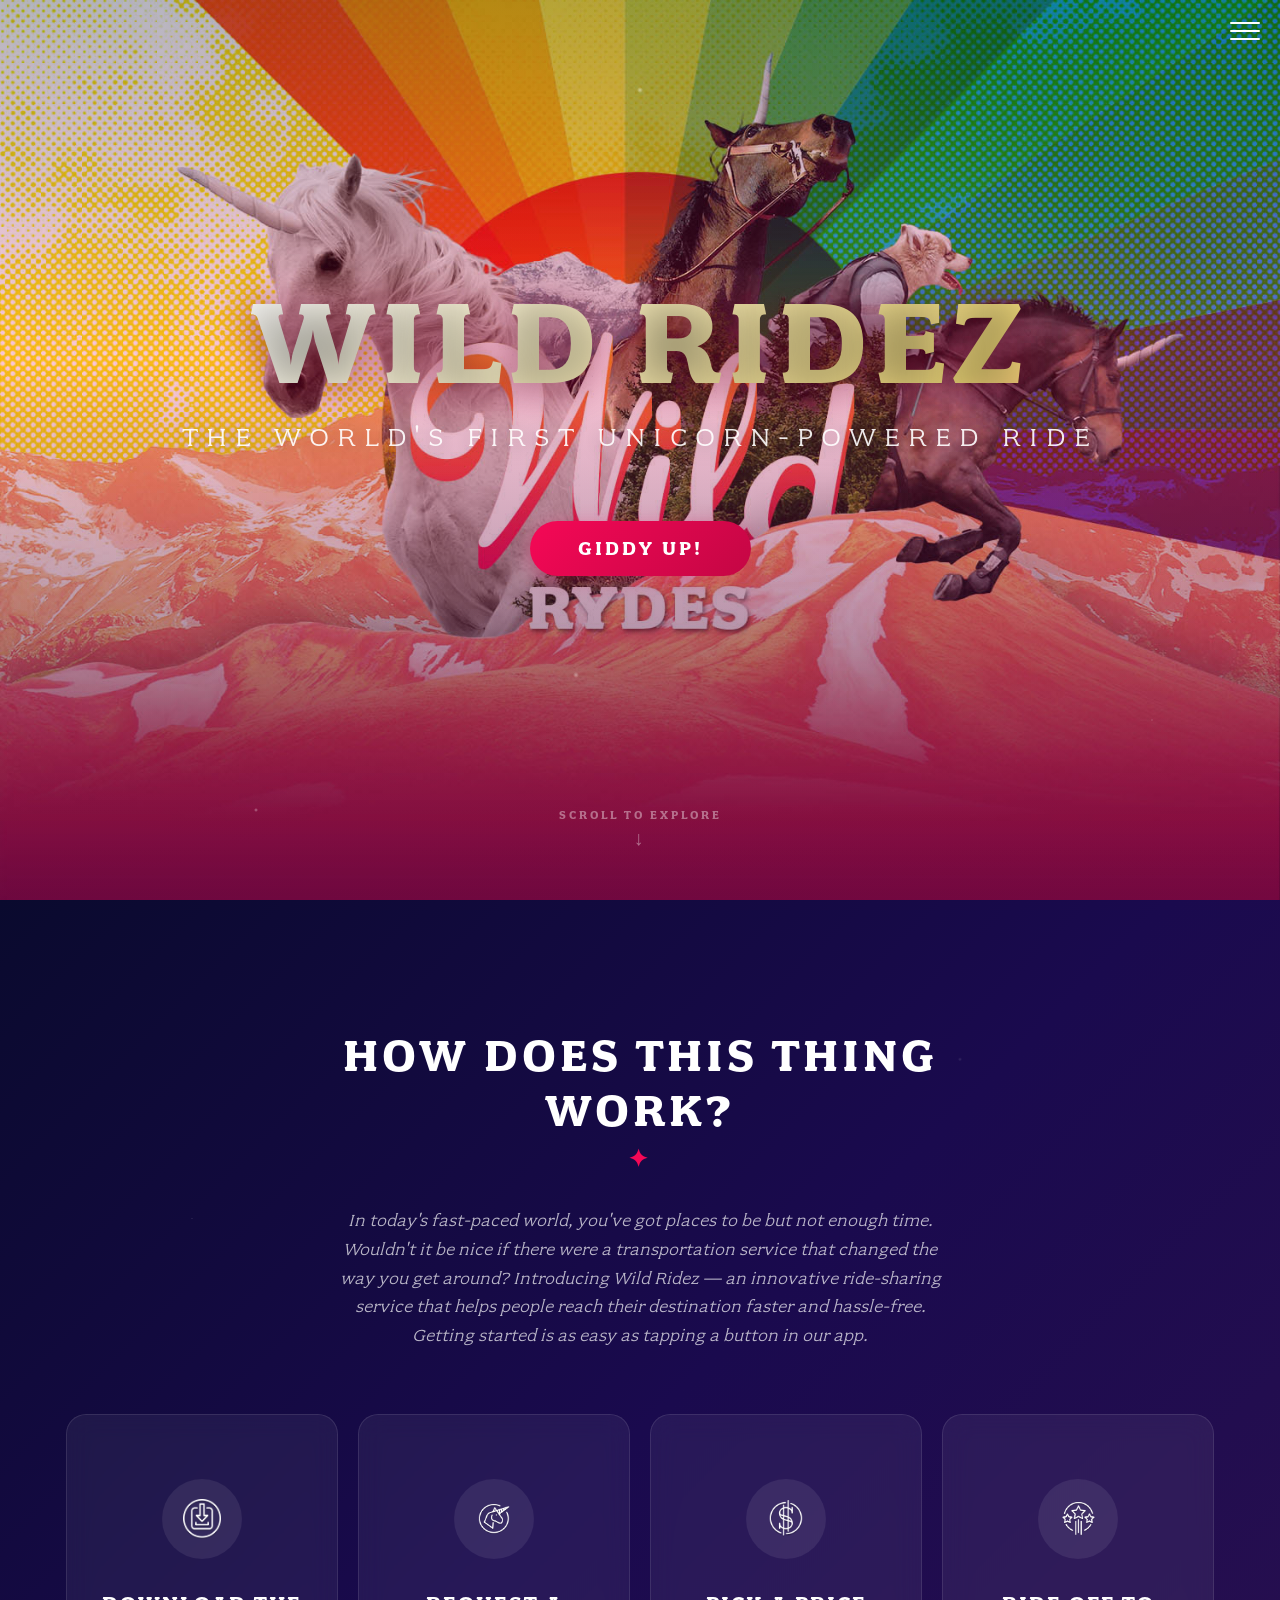
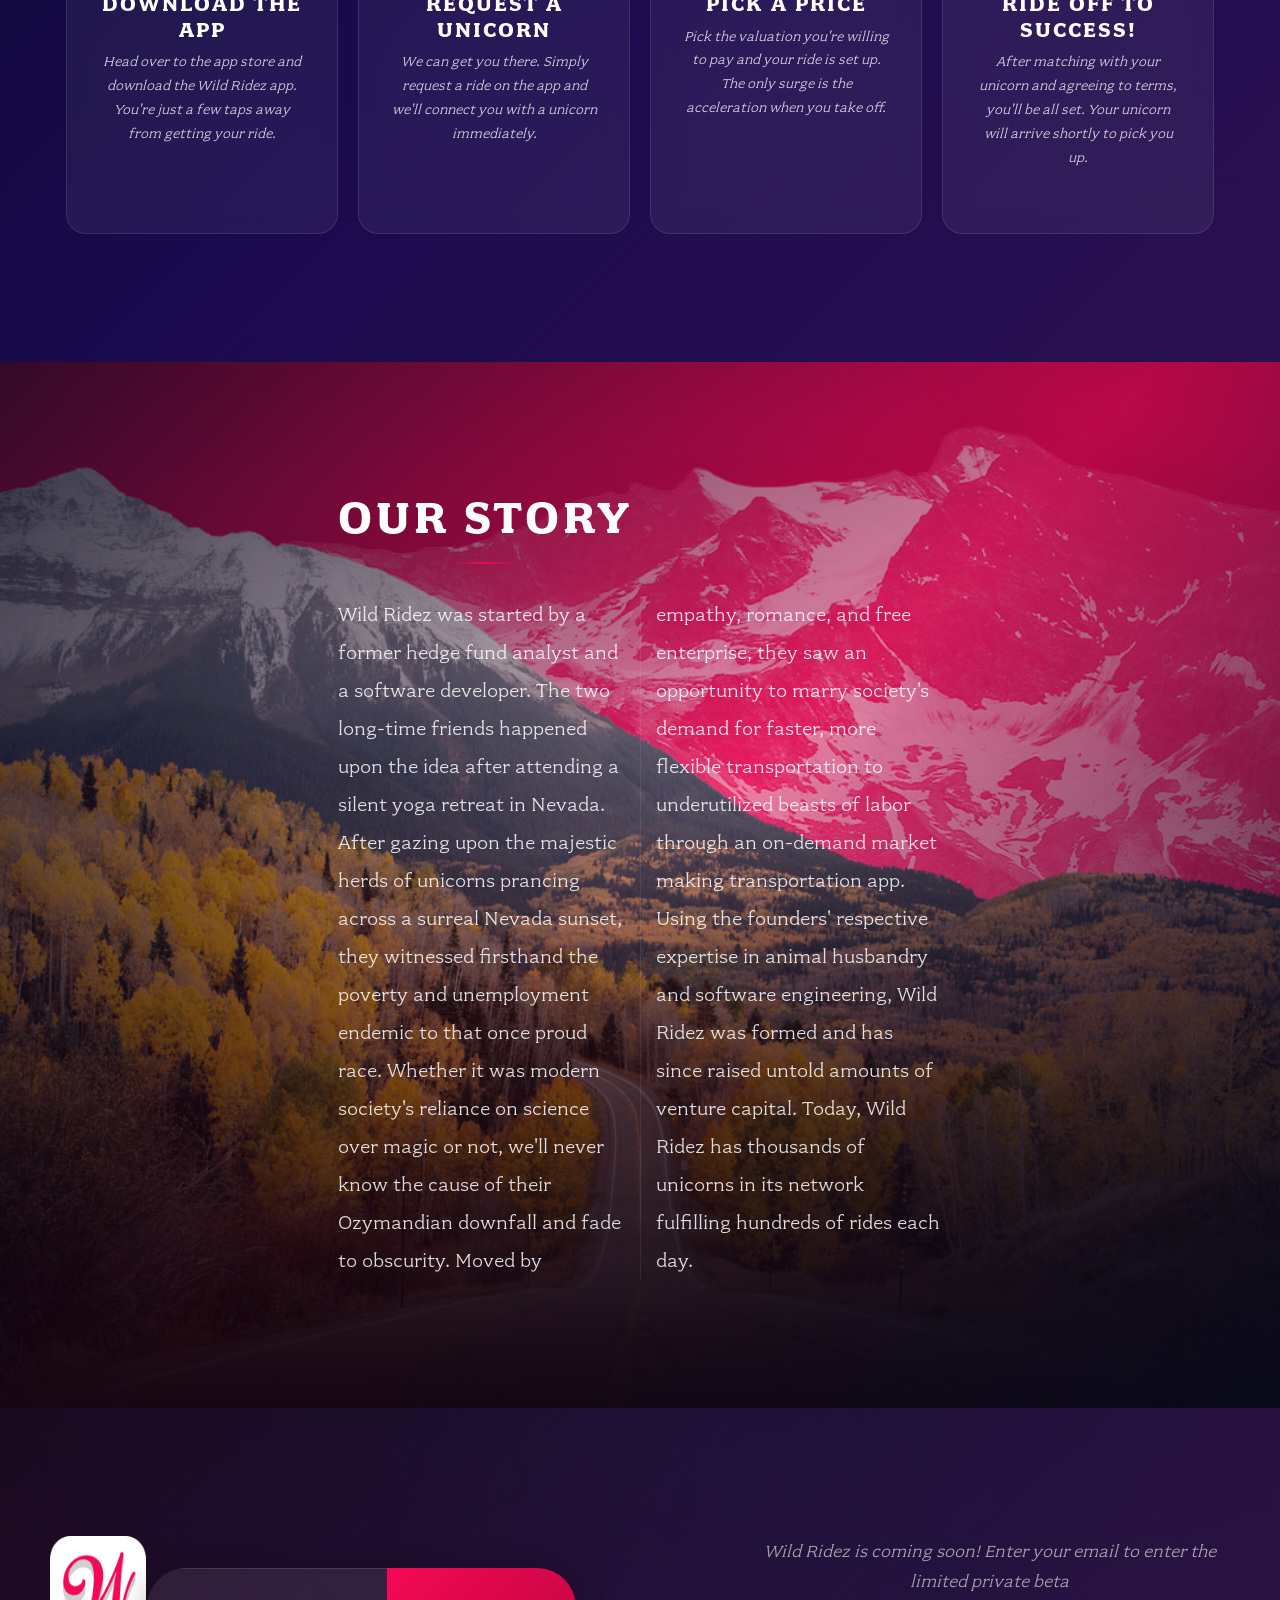
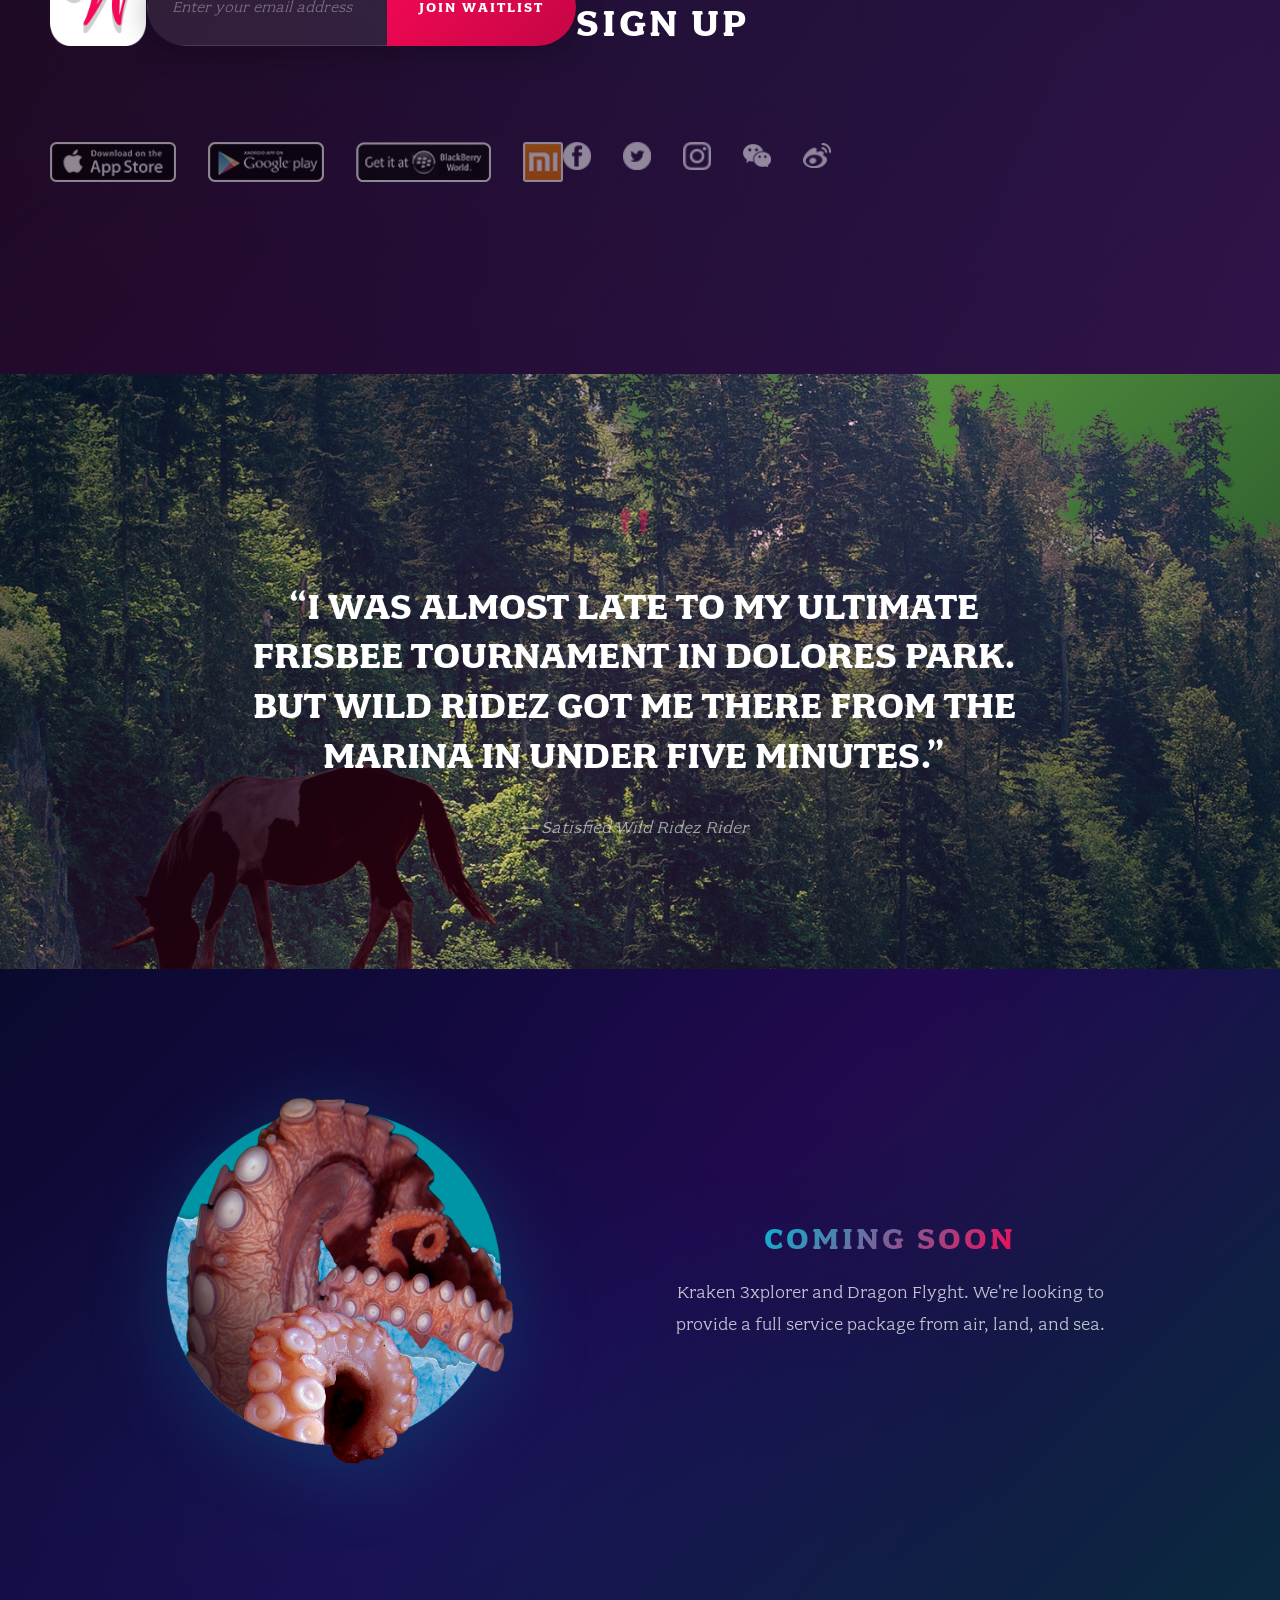
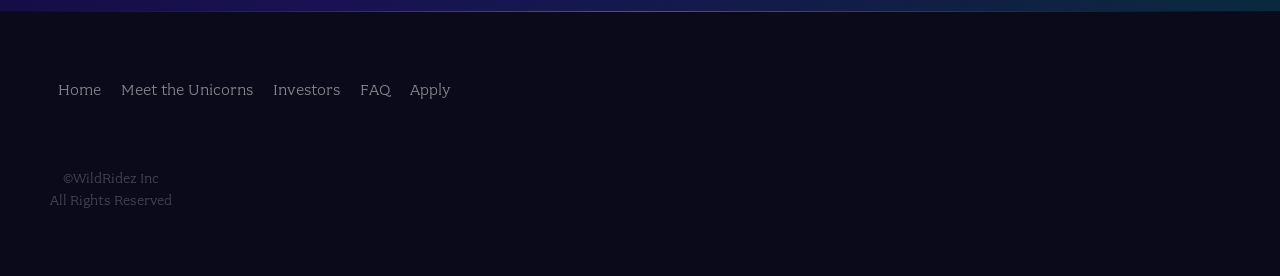
<file: index.html>
<!doctype html>
<html class="no-js" lang="">
<head>
  <meta charset="utf-8">
  <meta name="description" content="">
  <meta name="viewport" content="width=device-width, initial-scale=1">
  <title>Wild Ridez — Unicorn Ride Sharing</title>

  <link rel="stylesheet" href="css/font.css">
  <link rel="stylesheet" href="css/theme.css">
  <link rel="stylesheet" href="css/main.css">

  <script src="js/vendor/modernizr.js"></script>
</head>
<body class="page-home">

  <header class="site-header">
    <h1 class="title">
      <div class="hero-brand">
        <h1 class="gradient-text">Wild Ridez</h1>
        <p class="tagline">The world's first unicorn-powered ride</p>
        <a class="home-button" href="/register.html">Giddy Up!</a>
      </div>
      <div class="hero-scroll-indicator">Scroll to explore</div>
    </h1>
    <nav class="site-nav">
      <ul>
        <li><a href="index.html">Home</a></li>
        <li><a href="unicorns.html">Meet the Unicorns</a></li>
        <li><a href="investors.html">Investors &amp; Board of Directors</a></li>
        <li><a href="faq.html">FAQ</a></li>
        <li><a href="apply.html">Apply</a></li>
      </ul>
    </nav>
    <button type="button" class="btn-menu"><span>Menu</span></button>
  </header>

  <section class="home-about">
    <div class="row column large-9 xlarge-6 xxlarge-4">
      <h2 class="section-title">How Does This Thing Work?</h2>
      <p class="lead-text">
        In today's fast-paced world, you've got places to be but not enough time. Wouldn't it be nice if there were a transportation service that changed the way you get around? Introducing Wild Ridez — an innovative ride-sharing service that helps people reach their destination faster and hassle-free. Getting started is as easy as tapping a button in our app.
      </p>
    </div>

    <div class="row medium-up-2 large-up-4 home-features-grid">
      <div class="column">
        <div class="home-about-block">
          <div class="icon-wrap">
            <img src="images/wr-home-block-1.png" alt="" aria-hidden="true">
          </div>
          <h3 class="title">Download The App</h3>
          <p class="content">Head over to the app store and download the Wild Ridez app. You're just a few taps away from getting your ride.</p>
        </div>
      </div>

      <div class="column">
        <div class="home-about-block">
          <div class="icon-wrap">
            <img src="images/wr-home-block-2.png" alt="" aria-hidden="true">
          </div>
          <h3 class="title">Request A Unicorn</h3>
          <p class="content">We can get you there. Simply request a ride on the app and we'll connect you with a unicorn immediately.</p>
        </div>
      </div>

      <div class="column">
        <div class="home-about-block">
          <div class="icon-wrap">
            <img src="images/wr-home-block-3.png" alt="" aria-hidden="true">
          </div>
          <h3 class="title">Pick A Price</h3>
          <p class="content">Pick the valuation you're willing to pay and your ride is set up. The only surge is the acceleration when you take off.</p>
        </div>
      </div>

      <div class="column">
        <div class="home-about-block">
          <div class="icon-wrap">
            <img src="images/wr-home-block-4.png" alt="" aria-hidden="true">
          </div>
          <h3 class="title">Ride Off To Success!</h3>
          <p class="content">After matching with your unicorn and agreeing to terms, you'll be all set. Your unicorn will arrive shortly to pick you up.</p>
        </div>
      </div>
    </div>
  </section>

  <section class="home-story">
    <div class="row column large-9 xlarge-6 xxlarge-4">
      <h2 class="section-title">Our Story</h2>
      <p class="content">
        Wild Ridez was started by a former hedge fund analyst and a software developer. The two long-time friends happened upon the idea after attending a silent yoga retreat in Nevada. After gazing upon the majestic herds of unicorns prancing across a surreal Nevada sunset, they witnessed firsthand the poverty and unemployment endemic to that once proud race. Whether it was modern society's reliance on science over magic or not, we'll never know the cause of their Ozymandian downfall and fade to obscurity. Moved by empathy, romance, and free enterprise, they saw an opportunity to marry society's demand for faster, more flexible transportation to underutilized beasts of labor through an on-demand market making transportation app. Using the founders' respective expertise in animal husbandry and software engineering, Wild Ridez was formed and has since raised untold amounts of venture capital. Today, Wild Ridez has thousands of unicorns in its network fulfilling hundreds of rides each day.
      </p>
    </div>
  </section>

  <section class="home-sign-up">
    <div class="row column">
      <img class="icon-w animate-float" src="images/wr-home-W.png" alt="">

      <form onsubmit="javascript:void(0);">
        <input type="email" placeholder="Enter your email address">
        <button type="button">Join Waitlist</button>
      </form>

      <h2 class="section-title">Sign Up</h2>

      <p class="content">Wild Ridez is coming soon! Enter your email to enter the limited private beta</p>

      <div class="apps">
        <a class="app-icon" href=""><img src="images/wr-home-apple.png" alt="Download on the App Store"></a>
        <a class="app-icon" href=""><img src="images/wr-home-google.png" alt="Get it on Google Play"></a>
        <a class="app-icon" href=""><img src="images/wr-home-blackberry.png" alt="Available on Blackberry"></a>
        <a class="app-icon" href=""><img src="images/wr-home-Xiaomi.png" alt="Get it on Xiaomi"></a>
      </div>

      <div class="social">
        <a class="icon-fb" href="">Facebook</a>
        <a class="icon-tw" href="">Twitter</a>
        <a class="icon-ig" href="">Instagram</a>
        <a class="icon-wc" href="">Wechat</a>
        <a class="icon-wb" href="">Weibo</a>
      </div>
    </div>
  </section>

  <section class="home-quote">
    <div class="row column medium-8 xxlarge-6">
      <div class="quote-wrap">
        <div class="quote">
          &ldquo;I was almost late to my ultimate frisbee tournament in Dolores Park. But Wild Ridez got me there from the marina in under five minutes.&rdquo;
        </div>
        <div class="quoter">Satisfied Wild Ridez Rider</div>
      </div>
    </div>
  </section>

  <section class="kraken-callout">
    <div class="row">
      <div class="columns medium-6 xxlarge-4 xxlarge-offset-2">
        <img src="images/wr-home-kraken.png" alt="Kraken 3xplorer">
      </div>

      <div class="columns medium-6 xlarge-5 xxlarge-4">
        <h4 class="title"><span class="gradient-text">Coming Soon</span></h4>
        <p class="content">
          Kraken 3xplorer and Dragon Flyght. We're looking to provide a full service package from air, land, and sea.
        </p>
      </div>
    </div>
  </section>

  <footer class="site-footer">
    <div class="row column">
      <nav class="footer-nav">
        <ul>
          <li><a href="index.html">Home</a></li>
          <li><a href="unicorns.html">Meet the Unicorns</a></li>
          <li><a href="investors.html">Investors</a></li>
          <li><a href="faq.html">FAQ</a></li>
          <li><a href="apply.html">Apply</a></li>
        </ul>
      </nav>
    </div>

    <div class="row column">
      <div class="footer-legal">
        &copy;WildRidez Inc<br>
        All Rights Reserved
      </div>
    </div>
  </footer>

  <script src="js/vendor.js"></script>

  <script src="js/main.js"></script>
</body>
</html>
</file>
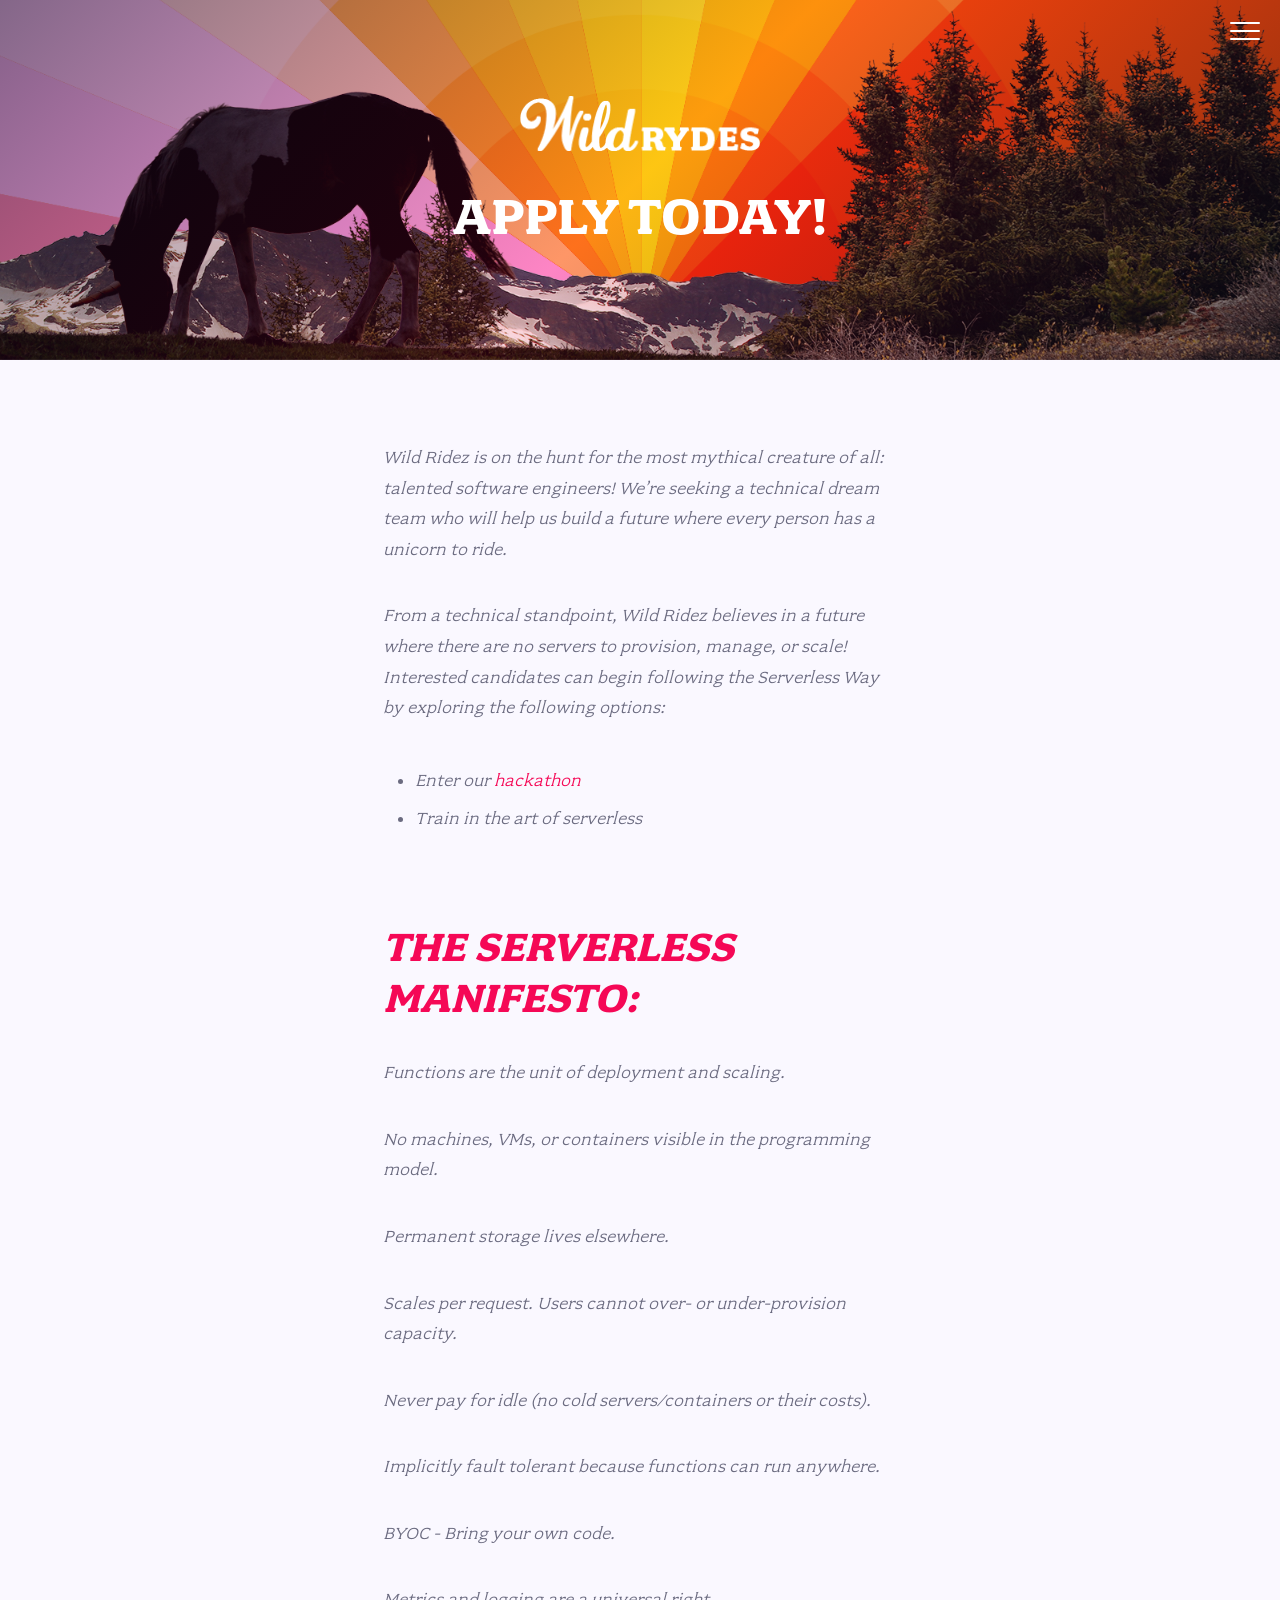
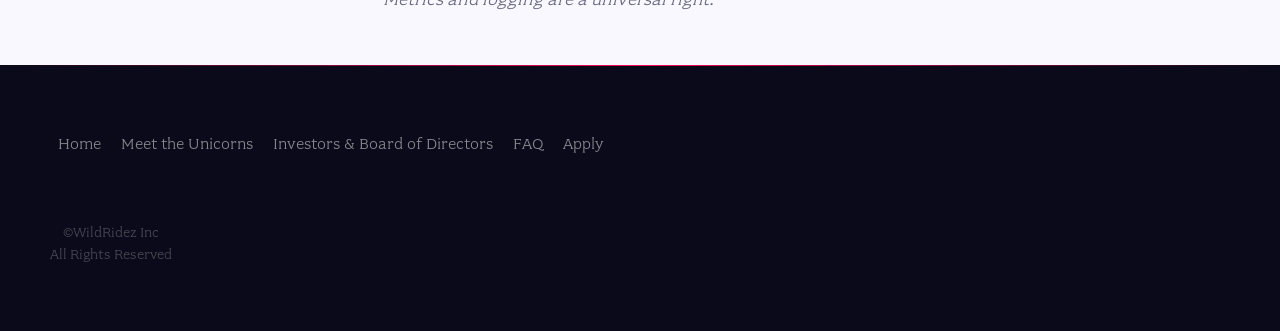
<file: apply.html>
<!doctype html>
<html class="no-js" lang="">
<head>
  <meta charset="utf-8">
  <meta name="description" content="">
  <meta name="viewport" content="width=device-width, initial-scale=1">
  <title>Apply - Wild Ridez</title>

  <link rel="stylesheet" href="css/font.css">
  <link rel="stylesheet" href="css/theme.css">
  <link rel="stylesheet" href="css/main.css">

  <script src="js/vendor/modernizr.js"></script>
</head>
<body class="page-apply">

  <header class="site-header">
    <div class="site-logo">Wild Ridez</div>

    <div class="row column medium-8 large-6 xlarge-5 xxlarge-4">
      <h1 class="title">Apply Today!</h1>
    </div>

    <nav class="site-nav">
      <ul>
        <li><a href="index.html">Home</a></li>
        <li><a href="unicorns.html">Meet the Unicorns</a></li>
        <li><a href="investors.html">Investors & Board of Directors</a></li>
        <li><a href="faq.html">FAQ</a></li>
        <li><a href="apply.html">Apply</a></li>
      </ul>
    </nav>
    <button type="button" class="btn-menu"><span>Menu</span></button>
  </header>

  <section class="content">
    <div class="row column medium-10 large-7 xlarge-5">
      <p>Wild Ridez is on the hunt for the most mythical creature of all: talented software engineers! We’re seeking a technical dream team who will help us build a future where every person has a unicorn to ride.</p>
      <p>From a technical standpoint, Wild Ridez believes in a future where there are no servers to provision, manage, or scale! Interested candidates can begin following the Serverless Way by exploring the following options:</p>
      <ul>
        <li>Enter our <a href="http://awschatbot.devpost.com" target="_blank">hackathon</a></li>
        <li>Train in the art of serverless</li>
      </ul>

      <h2>The Serverless Manifesto:</h2>
      <p>Functions are the unit of deployment and scaling.</p>
      <p>No machines, VMs, or containers visible in the programming model.</p>
      <p>Permanent storage lives elsewhere.</p>
      <p>Scales per request. Users cannot over- or under-provision capacity.</p>
      <p>Never pay for idle (no cold servers/containers or their costs).</p>
      <p>Implicitly fault tolerant because functions can run anywhere.</p>
      <p>BYOC - Bring your own code.</p>
      <p>Metrics and logging are a universal right.</p>
    </div>
  </section>

  <footer class="site-footer">
    <div class="row column">
      <nav class="footer-nav">
        <ul>
          <li><a href="index.html">Home</a></li>
          <li><a href="unicorns.html">Meet the Unicorns</a></li>
          <li><a href="investors.html">Investors & Board of Directors</a></li>
          <li><a href="faq.html">FAQ</a></li>
          <li><a href="apply.html">Apply</a></li>
        </ul>
      </nav>
    </div>

    <div class="row column">
      <div class="footer-legal">
        &copy;WildRidez Inc<br>
        All Rights Reserved
      </div>
    </div>
  </footer>

  <script src="js/vendor.js"></script>

  <script src="js/main.js"></script>
</body>
</html>
</file>
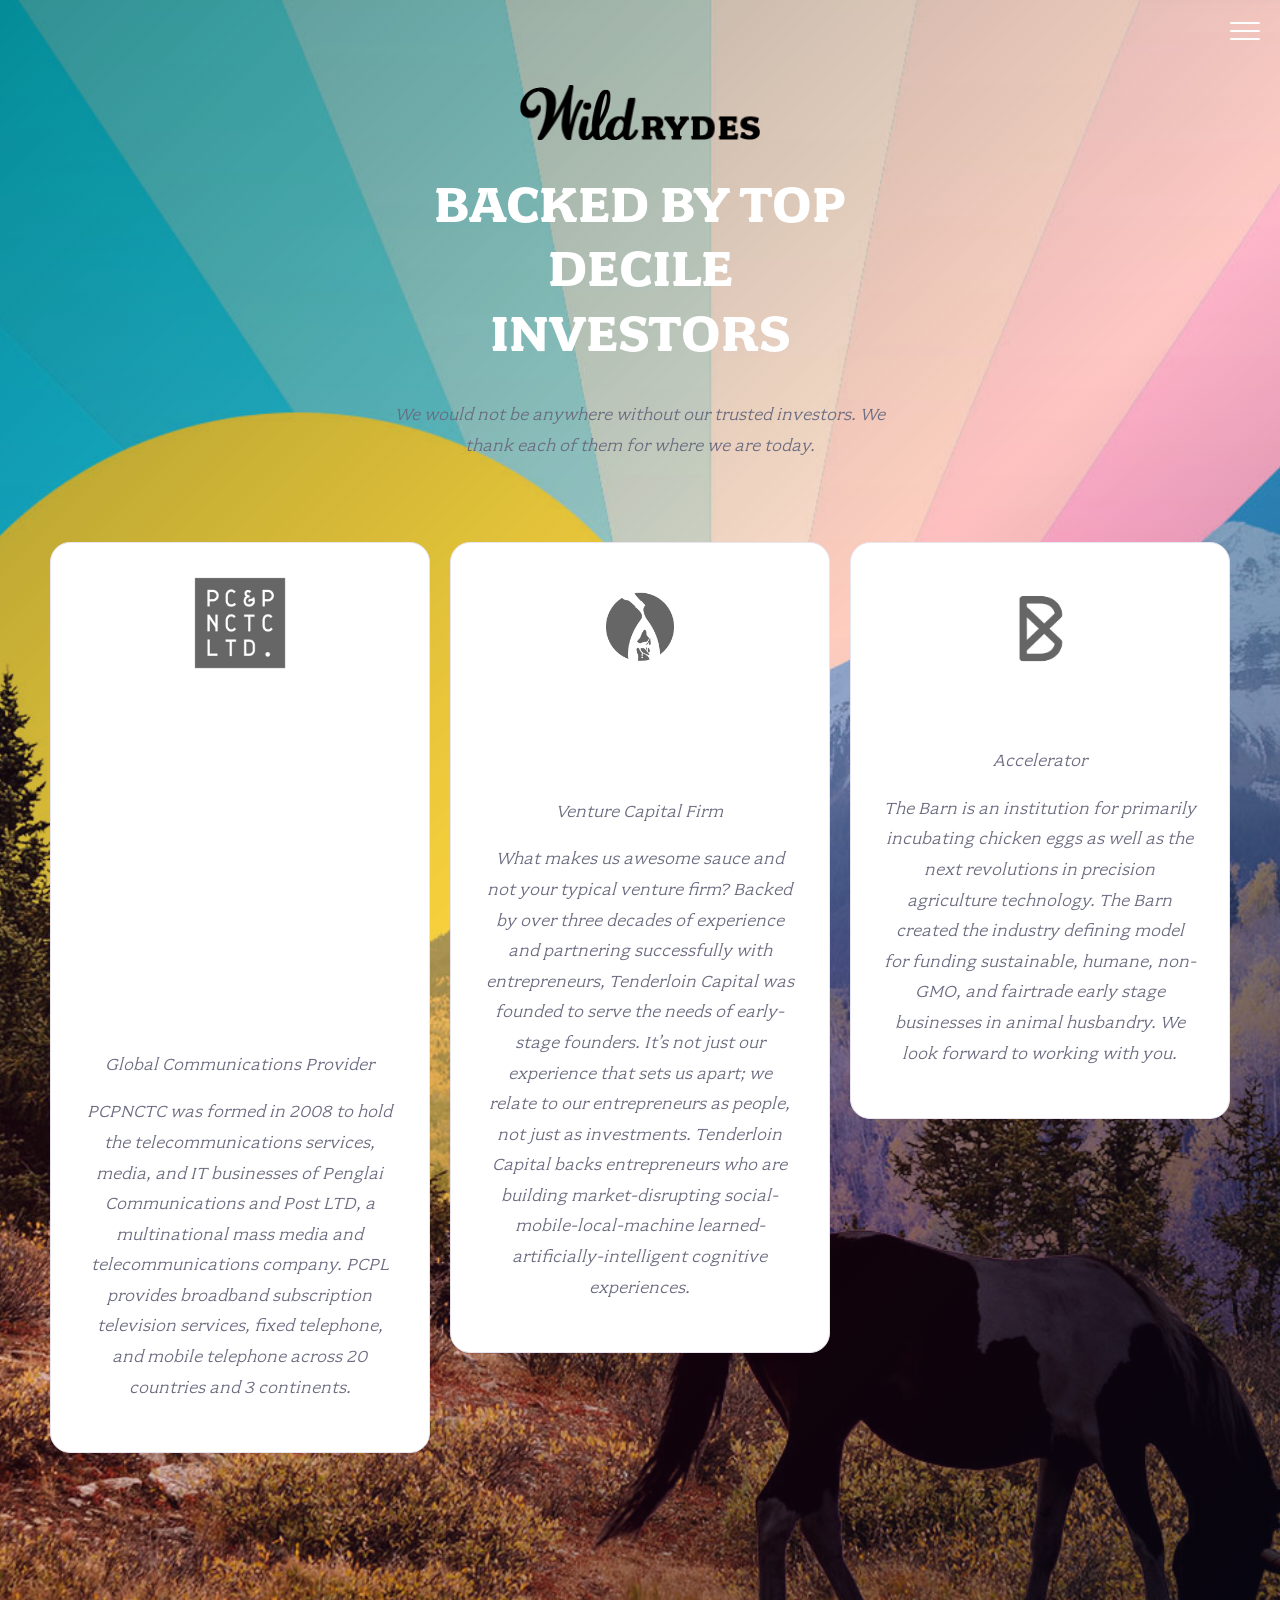
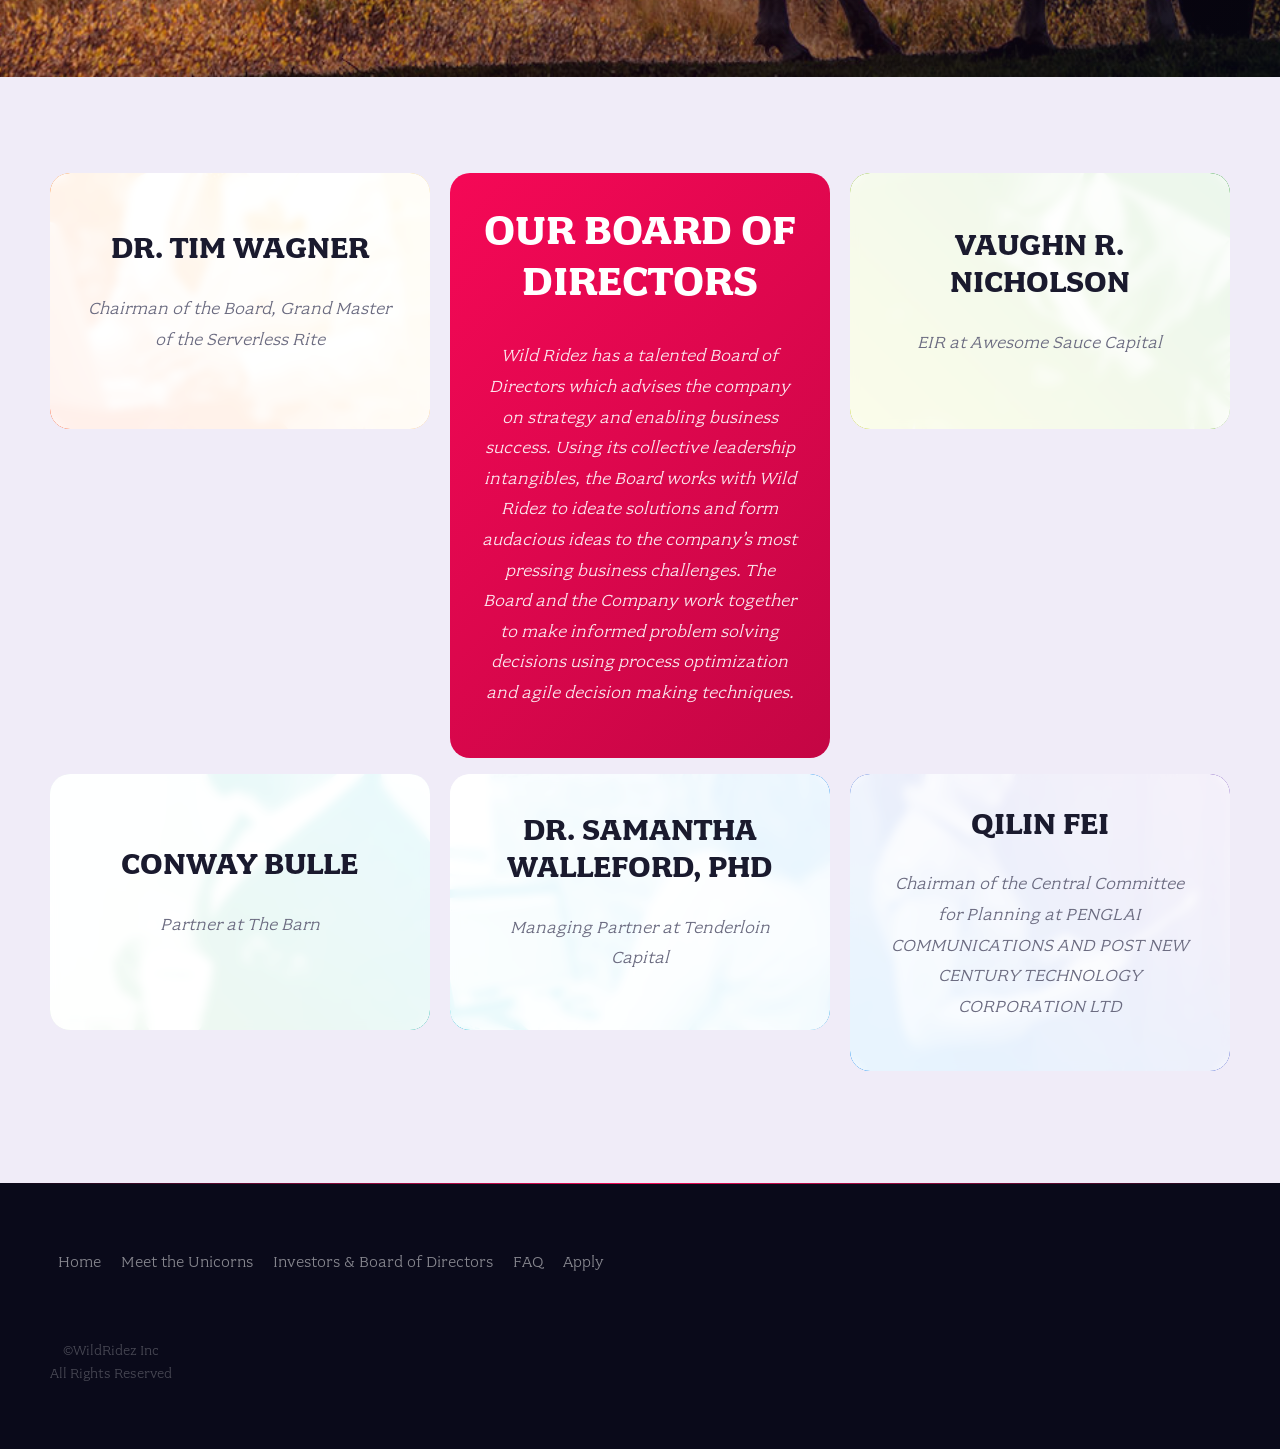
<file: investors.html>
<!doctype html>
<html class="no-js" lang="">
<head>
  <meta charset="utf-8">
  <meta name="description" content="">
  <meta name="viewport" content="width=device-width, initial-scale=1">
  <title>Investors &amp; Board of Directors - Wild Ridez</title>

  <link rel="stylesheet" href="css/font.css">
  <link rel="stylesheet" href="css/theme.css">
  <link rel="stylesheet" href="css/main.css">

  <script src="js/vendor/modernizr.js"></script>
</head>
<body class="page-investors">

  <div class="top-section">
    <header class="site-header">
      <div class="site-logo dark">Wild Ridez</div>

      <div class="row column medium-8 large-6 xlarge-5 xxlarge-4">
        <h1 class="title">Backed By Top Decile Investors</h1>
        <p class="content">
          We would not be anywhere without our trusted investors. We thank each of them for where we are today.
        </p>
      </div>

      <nav class="site-nav">
        <ul>
          <li><a href="index.html">Home</a></li>
          <li><a href="unicorns.html">Meet the Unicorns</a></li>
          <li><a href="investors.html">Investors & Board of Directors</a></li>
          <li><a href="faq.html">FAQ</a></li>
          <li><a href="apply.html">Apply</a></li>
        </ul>
      </nav>
      <button type="button" class="btn-menu"><span>Menu</span></button>
    </header>

    <div class="investors-list">
      <div class="row">
        <div class="columns large-4">
          <div class="investor">
            <h2 class="title pcp">Penglai Communications and Post New Century Technology Corporation Ltd</h2>
            <div class="subtitle">Global Communications Provider</div>
            <p class="content">
              PCPNCTC was formed in 2008 to hold the telecommunications services, media, and IT businesses of Penglai Communications and Post LTD, a multinational mass media and telecommunications company. PCPL provides broadband subscription television services, fixed telephone, and mobile telephone across 20 countries and 3 continents.
            </p>
          </div>
        </div>

        <div class="columns large-4">
          <div class="investor">
            <h2 class="title awesome">Tenderloin Capital</h2>
            <div class="subtitle">Venture Capital Firm</div>
            <p class="content">
              What makes us awesome sauce and not your typical venture firm? Backed by over three decades of experience and partnering successfully with entrepreneurs, Tenderloin Capital was founded to serve the needs of early-stage founders. It’s not just our experience that sets us apart; we relate to our entrepreneurs as people, not just as investments. Tenderloin Capital backs entrepreneurs who are building market-disrupting social-mobile-local-machine learned-artificially-intelligent cognitive experiences.
            </p>
          </div>
        </div>

        <div class="columns large-4">
          <div class="investor">
            <h2 class="title barn">The Barn</h2>
            <div class="subtitle">Accelerator</div>
            <p class="content">
              The Barn is an institution for primarily incubating chicken eggs as well as the next revolutions in precision agriculture technology. The Barn created the industry defining model for funding sustainable, humane, non-GMO, and fairtrade early stage businesses in animal husbandry. We look forward to working with you.
            </p>
          </div>
        </div>
      </div>
    </div>
  </div>

  <section class="board-directors">
    <div class="row">
      <div class="columns large-4 large-push-4">
        <div class="intro block">
          <h2 class="title">Our Board of Directors</h2>
          <p class="content">
            Wild Ridez has a talented Board of Directors which advises the company on strategy and enabling business success. Using its collective leadership intangibles, the Board works with Wild Ridez to ideate solutions and form audacious ideas to the company’s most pressing business challenges. The Board and the Company work together to make informed problem solving decisions using process optimization and agile decision making techniques.
          </p>
        </div>
      </div>

      <div class="columns large-4 large-pull-4">
        <div class="one block">
          <h3 class="title">Dr. Tim Wagner</h3>
          <p class="content">Chairman of the Board, Grand Master of the Serverless Rite</p>
        </div>
      </div>

      <div class="columns large-4">
        <div class="two block">
          <h3 class="title">Vaughn R. Nicholson</h3>
          <p class="content">EIR at Awesome Sauce Capital</p>
        </div>
      </div>
    </div>

    <div class="row">
      <div class="columns large-4">
        <div class="three block">
          <h3 class="title">Conway Bulle</h3>
          <p class="content">Partner at The Barn</p>
        </div>
      </div>

      <div class="columns large-4">
        <div class="four block">
          <h3 class="title">Dr. Samantha Walleford, PhD</h3>
          <p class="content">Managing Partner at Tenderloin Capital</p>
        </div>
      </div>

      <div class="columns large-4">
        <div class="five block">
          <h3 class="title">Qilin Fei</h3>
          <p class="content">Chairman of the Central Committee for Planning at PENGLAI COMMUNICATIONS AND POST NEW CENTURY TECHNOLOGY CORPORATION LTD</p>
        </div>
      </div>
    </div>
  </section>

  <footer class="site-footer">
    <div class="row column">
      <nav class="footer-nav">
        <ul>
          <li><a href="index.html">Home</a></li>
          <li><a href="unicorns.html">Meet the Unicorns</a></li>
          <li><a href="investors.html">Investors & Board of Directors</a></li>
          <li><a href="faq.html">FAQ</a></li>
          <li><a href="apply.html">Apply</a></li>
        </ul>
      </nav>
    </div>

    <div class="row column">
      <div class="footer-legal">
        &copy;WildRidez Inc<br>
        All Rights Reserved
      </div>
    </div>
  </footer>

  <script src="js/vendor.js"></script>

  <script src="js/main.js"></script>
</body>
</html>
</file>
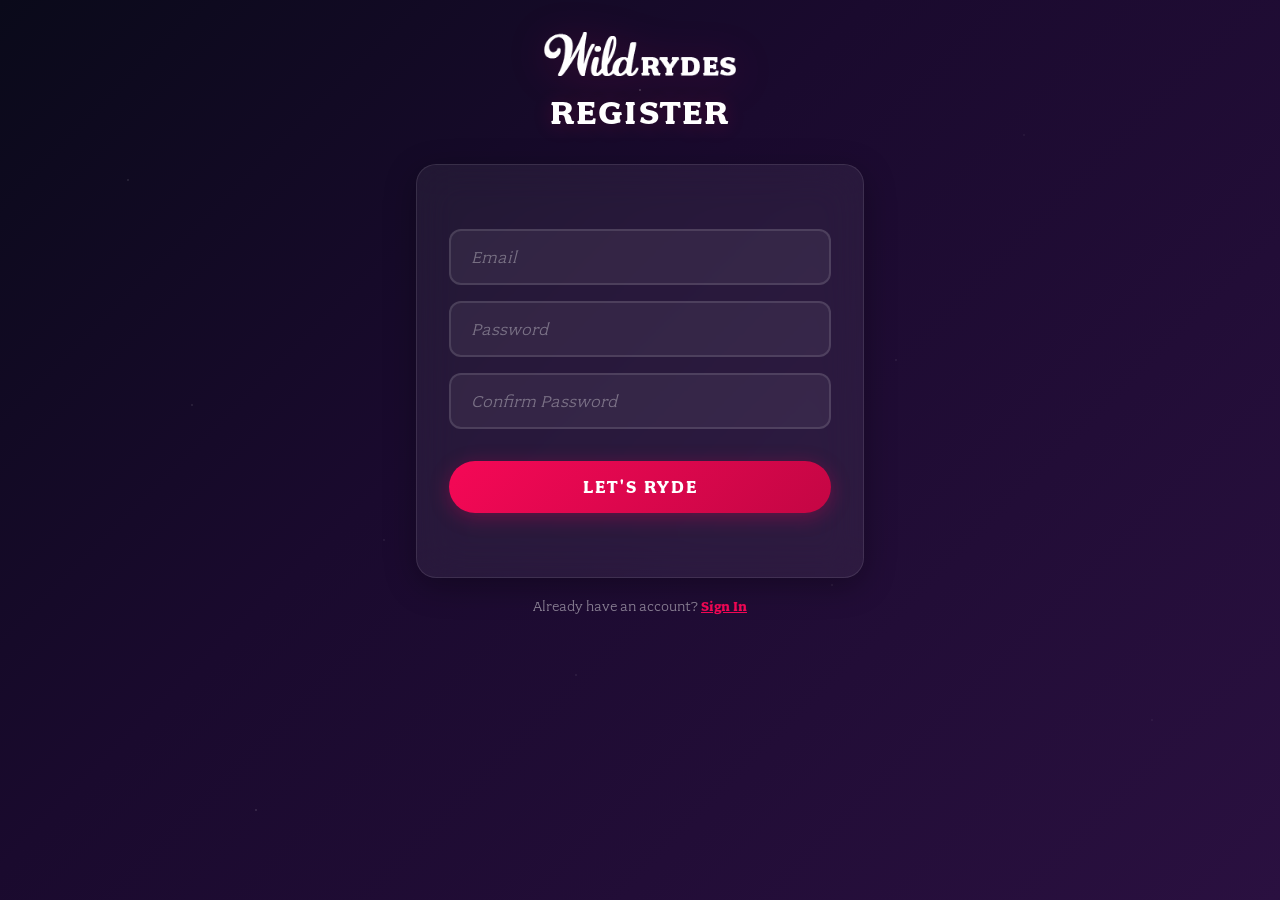
<file: register.html>
<!DOCTYPE html>
<html class="no-js">
    <head>
        <meta charset="utf-8">
        <meta http-equiv="X-UA-Compatible" content="IE=edge">
        <title>Register - Wild Ridez</title>
        <meta name="description" content="">
        <meta name="viewport" content="width=device-width">

        <link rel="stylesheet" href="css/font.css">
        <link rel="stylesheet" href="css/theme.css">
        <link rel="stylesheet" href="css/index.css">
    </head>
    <body>
        <div id="noCognitoMessage" class="configMessage" style="display: none;">
            <div class="backdrop"></div>
            <div class="panel panel-default">
                <div class="panel-heading">
                    <h3 class="panel-title">No Cognito User Pool Configured</h3>
                </div>
                <div class="panel-body">
                    <p>There is no user pool configured in <a href="/js/config.js">/js/config.js</a>. You'll configure this in Module 2 of the workshop.</p>
                </div>
            </div>
        </div>

        <header>
          <a href="/index.html"><img src="images/logo.png" alt="Wild Ridez"></a>
        </header>

        <section class="form-wrap">
            <h1>Register</h1>
            <form id="registrationForm">
              <input type="email" id="emailInputRegister" placeholder="Email" pattern=".*" required>
              <input type="password" id="passwordInputRegister" placeholder="Password" pattern=".*" required>
              <input type="password" id="password2InputRegister" placeholder="Confirm Password" pattern=".*" required>

              <input type="submit" value="Let's Ryde">
            </form>
            <p style="text-align:center;margin-top:1.25rem;color:rgba(255,255,255,0.5);font-size:0.9rem;">
              Already have an account? <a href="/signin.html" style="color:var(--brand-pink);font-weight:700;">Sign In</a>
            </p>
        </section>

        <script src="js/vendor/jquery-3.1.0.js"></script>
        <script src="js/vendor/bootstrap.min.js"></script>
        <script src="js/vendor/aws-cognito-sdk.min.js"></script>
        <script src="js/vendor/amazon-cognito-identity.min.js"></script>
        <script src="js/config.js"></script>
        <script src="js/cognito-auth.js"></script>
    </body>
</html>
</file>
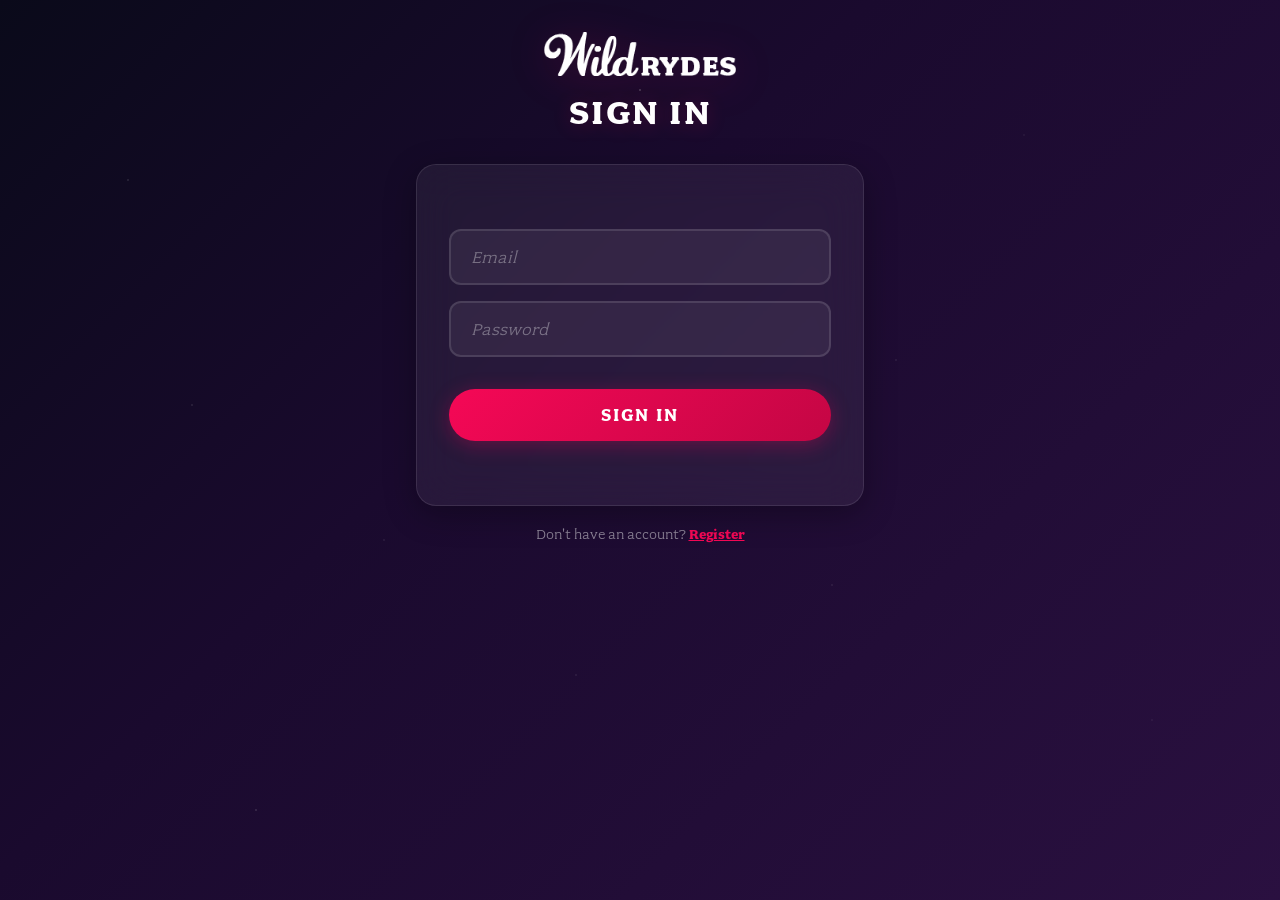
<file: ride.html>
<!DOCTYPE html>
<html>

<head>
    <meta charset="utf-8">
    <meta name="viewport" content="initial-scale=1,maximum-scale=1,user-scalable=no">
    <title>Wild Ridez</title>
    <meta http-equiv="X-UA-Compatible" content="IE=edge">
    <meta name="description" content="Serverless web application example">
    <meta name="author" content="">

    <link rel="stylesheet" href="https://js.arcgis.com/4.6/esri/css/main.css">
    <link rel="stylesheet" href="css/theme.css">
    <link rel="stylesheet" href="css/ride.css">
</head>

<body>

    <!-- Map fills the entire background -->
    <div id="main">
        <div id="map"></div>
    </div>

    <!-- Ride Control Panel (bottom-left, Uber-style) -->
    <div class="info panel panel-default">
        <div class="panel-header">
            <div class="panel-brand">
                <span class="brand-icon">🦄</span>
                <span class="brand-name">Wild Ridez</span>
            </div>
            <div class="dropdown pull-right">
                <button id="accountLink" class="btn btn-account" type="button" data-toggle="dropdown" aria-haspopup="true" aria-expanded="false">
                    <span class="account-icon">👤</span>
                    <span class="caret"></span>
                </button>
                <ul class="dropdown-menu" aria-labelledby="accountLink">
                    <li><a id="signOut" href="#">Sign out</a></li>
                </ul>
            </div>
        </div>

        <div class="panel-body">
            <!-- Ride Request Area -->
            <div class="ride-request-area">
                <button id="request" class="btn btn-primary" disabled="disabled">
                    <span class="btn-label">Set pickup location</span>
                    <span class="btn-icon">📍</span>
                </button>
            </div>

            <!-- Updates Timeline -->
            <div class="updates-section">
                <div class="updates-header">Trip Updates</div>
                <ol id="updates">
                    <li class="update-welcome">Welcome! Tap the map to set your pickup location.</li>
                </ol>
            </div>
        </div>
    </div>

    <!-- No API Configured Message -->
    <div id="noApiMessage" class="configMessage" style="display: none;">
        <div class="backdrop"></div>
        <div class="panel panel-default config-panel">
            <div class="panel-heading">
                <h3 class="panel-title">Successfully Authenticated!</h3>
            </div>
            <div class="panel-body">
                <p>This page is not functional yet because there is no API invoke URL configured in <a href="/js/config.js">/js/config.js</a>. You'll configure this in Module 3.</p>
                <p>In the meantime, if you'd like to test the Amazon Cognito user pool authorizer for your API, use the auth token below:</p>
                <textarea class="authToken" rows="4" readonly></textarea>
            </div>
        </div>
    </div>

    <!-- No Cognito Configured Message -->
    <div id="noCognitoMessage" class="configMessage" style="display: none;">
        <div class="backdrop"></div>
        <div class="panel panel-default config-panel">
            <div class="panel-heading">
                <h3 class="panel-title">No Cognito User Pool Configured</h3>
            </div>
            <div class="panel-body">
                <p>There is no user pool configured in <a href="/js/config.js">/js/config.js</a>. You'll configure this in Module 2 of the workshop.</p>
            </div>
        </div>
    </div>

    <!-- Auth Token Modal -->
    <div id="authTokenModal" class="modal fade" tabindex="-1" role="dialog" aria-labelledby="authToken">
        <div class="modal-dialog" role="document">
            <div class="modal-content">
                <div class="modal-header">
                    <h4 class="modal-title" id="myModalLabel">Your Auth Token</h4>
                    <button type="button" class="close" data-dismiss="modal" aria-label="Close">&times;</button>
                </div>
                <div class="modal-body">
                    <textarea class="authToken" rows="5" readonly></textarea>
                </div>
                <div class="modal-footer">
                    <button type="button" class="btn btn-default" data-dismiss="modal">Close</button>
                </div>
            </div>
        </div>
    </div>

    <script src="js/vendor/jquery-3.1.0.js"></script>
    <script src="js/vendor/bootstrap.min.js"></script>
    <script src="js/vendor/aws-cognito-sdk.min.js"></script>
    <script src="js/vendor/amazon-cognito-identity.min.js"></script>
    <script src="https://js.arcgis.com/4.6/"></script>
    <script src="js/config.js"></script>
    <script src="js/cognito-auth.js"></script>
    <script src="js/esri-map.js"></script>
    <script src="js/ride.js"></script>
</body>

</html>
</file>
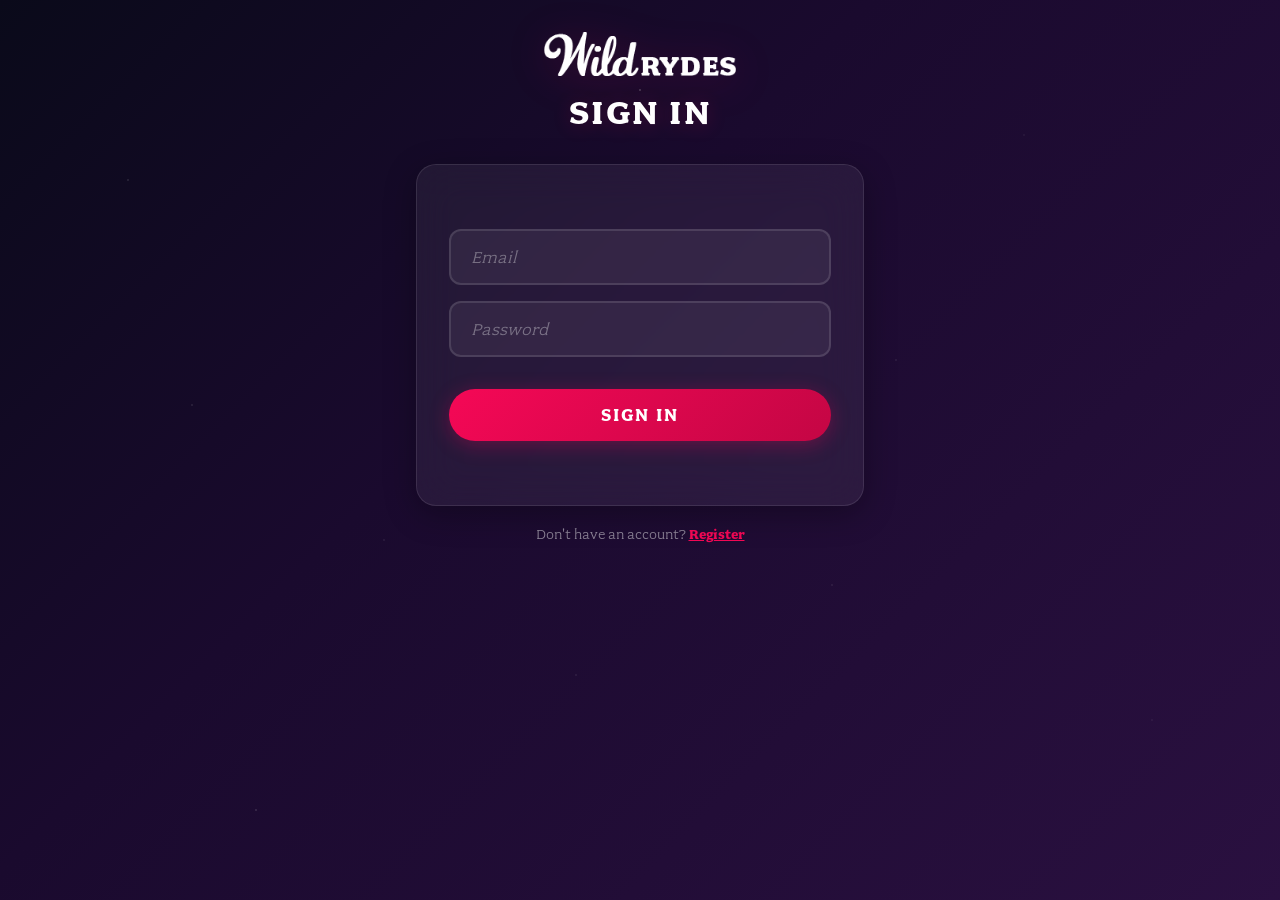
<file: signin.html>
<!DOCTYPE html>
<html class="no-js">
    <head>
        <meta charset="utf-8">
        <meta http-equiv="X-UA-Compatible" content="IE=edge">
        <title>Sign In - Wild Ridez</title>
        <meta name="description" content="">
        <meta name="viewport" content="width=device-width">

        <link rel="stylesheet" href="css/font.css">
        <link rel="stylesheet" href="css/theme.css">
        <link rel="stylesheet" href="css/index.css">
    </head>
    <body>

        <div id="noCognitoMessage" class="configMessage" style="display: none;">
            <div class="backdrop"></div>
            <div class="panel panel-default">
                <div class="panel-heading">
                    <h3 class="panel-title">No Cognito User Pool Configured</h3>
                </div>
                <div class="panel-body">
                    <p>There is no user pool configured in <a href="/js/config.js">/js/config.js</a>. You'll configure this in Module 2 of the workshop.</p>
                </div>
            </div>
        </div>

        <header>
          <a href="/index.html"><img src="images/logo.png" alt="Wild Ridez"></a>
        </header>


        <section class="form-wrap">
            <h1>Sign In</h1>
            <form id="signinForm">
              <input type="email" id="emailInputSignin" placeholder="Email" required>
              <input type="password" id="passwordInputSignin" placeholder="Password" pattern=".*" required>

              <input type="submit" value="Sign in">
            </form>
            <p style="text-align:center;margin-top:1.25rem;color:rgba(255,255,255,0.5);font-size:0.9rem;">
              Don't have an account? <a href="/register.html" style="color:var(--brand-pink);font-weight:700;">Register</a>
            </p>
        </section>

        <script src="js/vendor/jquery-3.1.0.js"></script>
        <script src="js/vendor/bootstrap.min.js"></script>
        <script src="js/vendor/aws-cognito-sdk.min.js"></script>
        <script src="js/vendor/amazon-cognito-identity.min.js"></script>
        <script src="js/config.js"></script>
        <script src="js/cognito-auth.js"></script>
    </body>
</html>
</file>
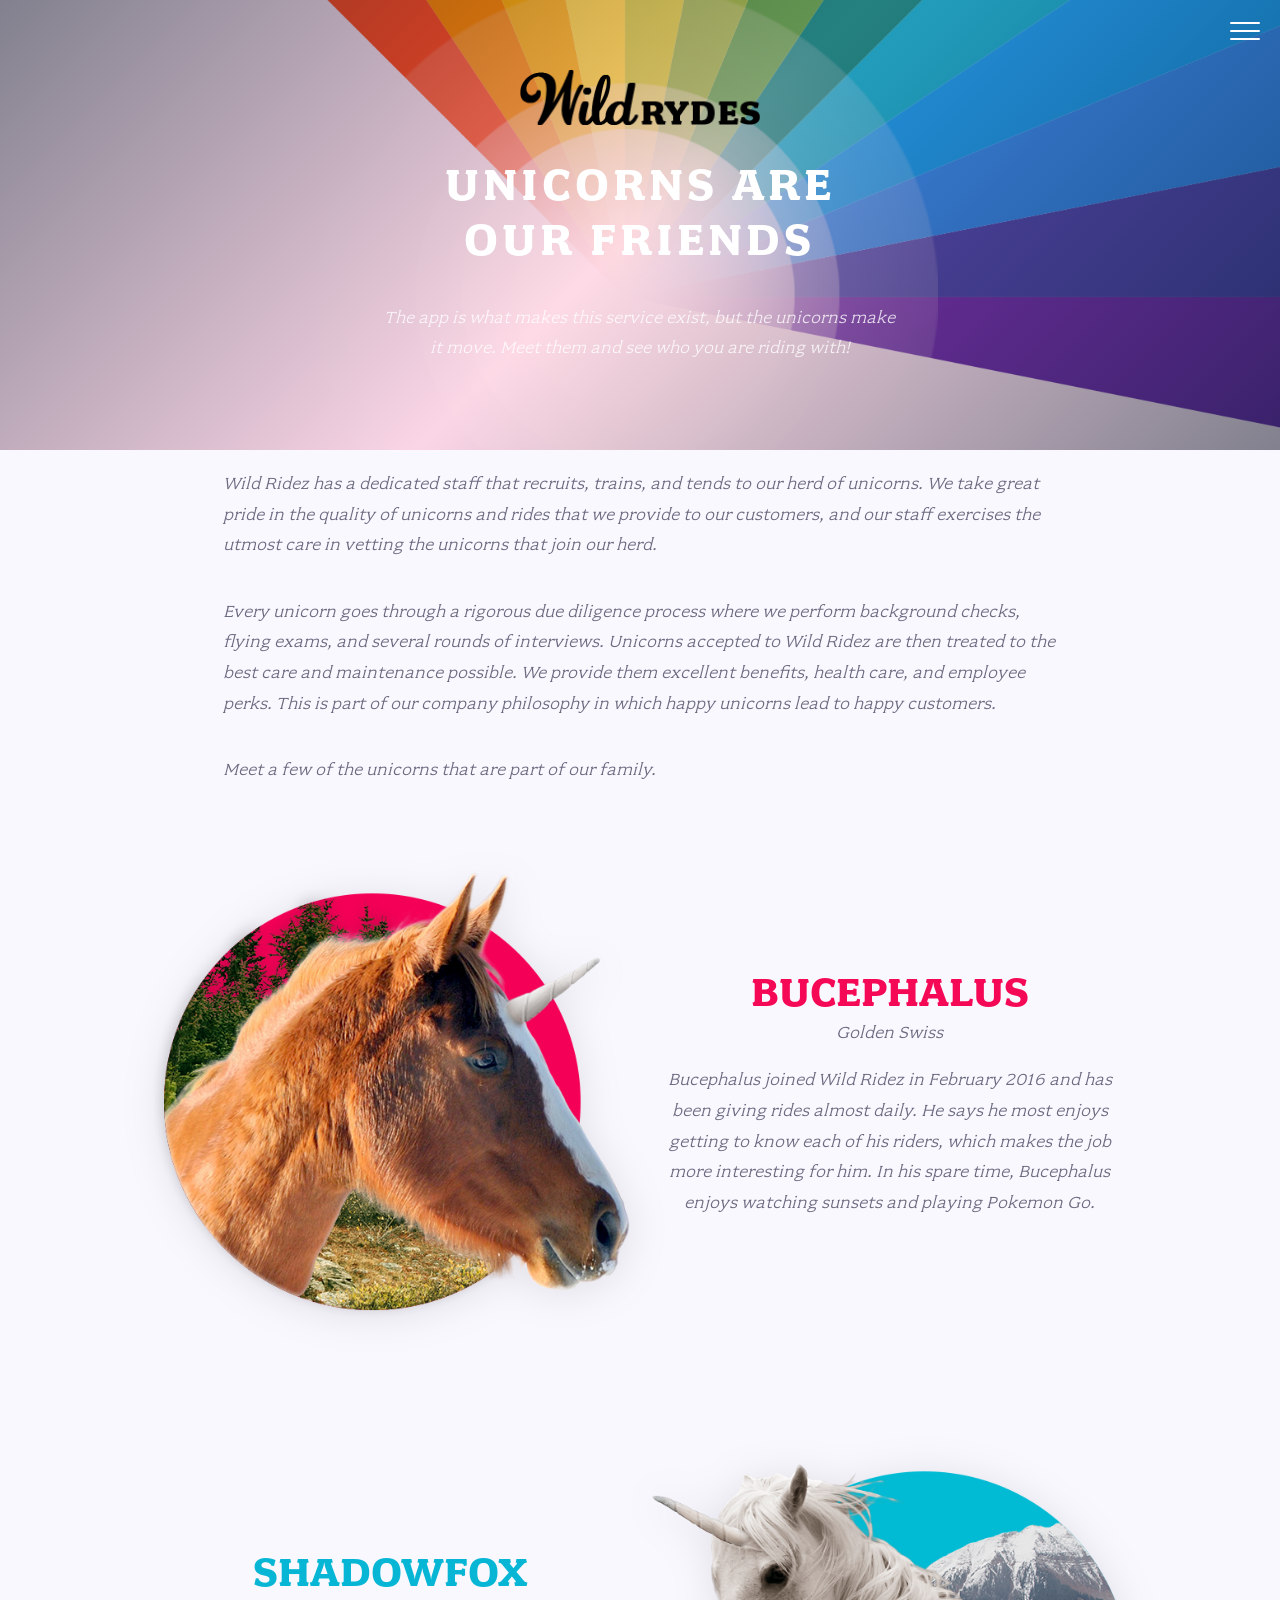
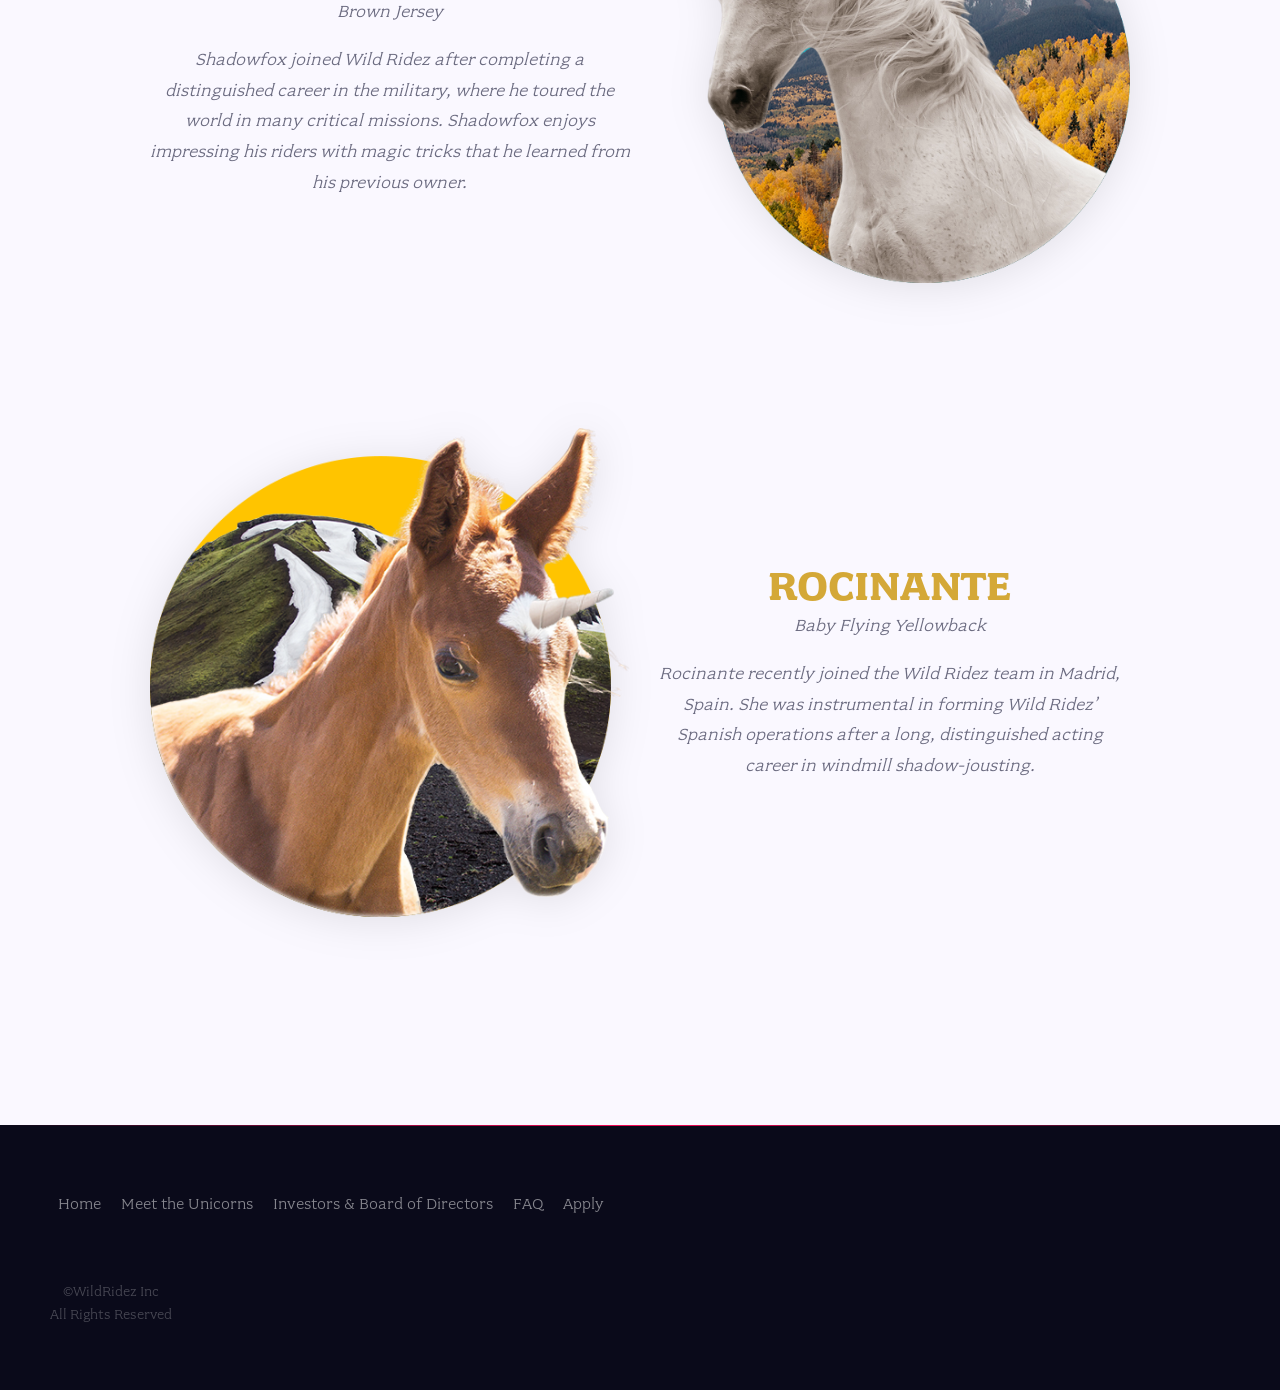
<file: unicorns.html>
<!doctype html>
<html class="no-js" lang="">
<head>
  <meta charset="utf-8">
  <meta name="description" content="">
  <meta name="viewport" content="width=device-width, initial-scale=1">
  <title>Unicorns - Wild Ridez</title>

  <link rel="stylesheet" href="css/font.css">
  <link rel="stylesheet" href="css/theme.css">
  <link rel="stylesheet" href="css/main.css">

  <script src="js/vendor/modernizr.js"></script>
</head>
<body class="page-unicorns">

  <header class="site-header">
    <div class="site-logo dark">Wild Ridez</div>

    <div class="row column medium-8 large-6 xlarge-5 xxlarge-4">
      <h1 class="title">Unicorns Are Our Friends</h1>
      <p class="content">
        The app is what makes this service exist, but the unicorns make it move. Meet them and see who you are riding with!
      </p>
    </div>

    <nav class="site-nav">
      <ul>
        <li><a href="index.html">Home</a></li>
        <li><a href="unicorns.html">Meet the Unicorns</a></li>
        <li><a href="investors.html">Investors & Board of Directors</a></li>
        <li><a href="faq.html">FAQ</a></li>
        <li><a href="apply.html">Apply</a></li>
      </ul>
    </nav>
    <button type="button" class="btn-menu"><span>Menu</span></button>
  </header>

  <div class="row column medium-10 large-8 xxlarge-6">
    <p class="content">
      Wild Ridez has a dedicated staff that recruits, trains, and tends to our herd of unicorns. We take great pride in the quality of unicorns and rides that we provide to our customers, and our staff exercises the utmost care in vetting the unicorns that join our herd.
    </p>

    <p class="content">
      Every unicorn goes through a rigorous due diligence process where we perform background checks, flying exams, and several rounds of interviews. Unicorns accepted to Wild Ridez are then treated to the best care and maintenance possible. We provide them excellent benefits, health care, and employee perks. This is part of our company philosophy in which happy unicorns lead to happy customers.
    </p>

    <p class="content">Meet a few of the unicorns that are part of our family.</p>
  </div>

  <section class="unicorns-list">
    <div class="row">
      <div class="unicorn jimmy">
        <div class="columns medium-5 large-6 xlarge-5 xlarge-offset-1">
          <img src="images/wr-unicorn-one.png" alt="Jimmy Three Legs">
        </div>

        <div class="columns medium-7 large-6 xlarge-5 xxlarge-4">
          <h2 class="title">Bucephalus</h2>
          <div class="subtitle">Golden Swiss</div>
          <p class="content">
            Bucephalus joined Wild Ridez in February 2016 and has been giving rides almost daily. He says he most enjoys getting to know each of his riders, which makes the job more interesting for him. In his spare time, Bucephalus enjoys watching sunsets and playing Pokemon Go.
          </p>
        </div>
      </div>
    </div>

    <div class="row">
      <div class="unicorn henry">
        <div class="columns medium-5 medium-push-7 large-6 large-push-6 xlarge-5 xlarge-offset-1 xlarge-push-5">
          <img src="images/wr-unicorn-two.png" alt="Hot Shoe Henry">
        </div>

        <div class="columns medium-7 medium-pull-5 large-6 large-pull-6 xlarge-5 xlarge-pull-5 xxlarge-4 xxlarge-offset-1">
          <h2 class="title">Shadowfox</h2>
          <div class="subtitle">Brown Jersey</div>
          <p class="content">
            Shadowfox joined Wild Ridez after completing a distinguished career in the military, where he toured the world in many critical missions. Shadowfox enjoys impressing his riders with magic tricks that he learned from his previous owner.
          </p>
        </div>
      </div>
    </div>

    <div class="row">
      <div class="unicorn veronica">
        <div class="columns medium-5 large-6 xlarge-5 xlarge-offset-1">
          <img src="images/wr-unicorn-three.png" alt="Veronica">
        </div>

        <div class="columns medium-7 large-6 xlarge-5 xxlarge-4">
          <h2 class="title">Rocinante</h2>
          <div class="subtitle">Baby Flying Yellowback</div>
          <p class="content">
            Rocinante recently joined the Wild Ridez team in Madrid, Spain. She was instrumental in forming Wild Ridez’ Spanish operations after a long, distinguished acting career in windmill shadow-jousting.
          </p>
        </div>
      </div>
    </div>
  </section>

  <footer class="site-footer">
    <div class="row column">
      <nav class="footer-nav">
        <ul>
          <li><a href="index.html">Home</a></li>
          <li><a href="unicorns.html">Meet the Unicorns</a></li>
          <li><a href="investors.html">Investors & Board of Directors</a></li>
          <li><a href="faq.html">FAQ</a></li>
          <li><a href="apply.html">Apply</a></li>
        </ul>
      </nav>
    </div>

    <div class="row column">
      <div class="footer-legal">
        &copy;WildRidez Inc<br>
        All Rights Reserved
      </div>
    </div>
  </footer>

  <script src="js/vendor.js"></script>

  <script src="js/main.js"></script>
</body>
</html>
</file>
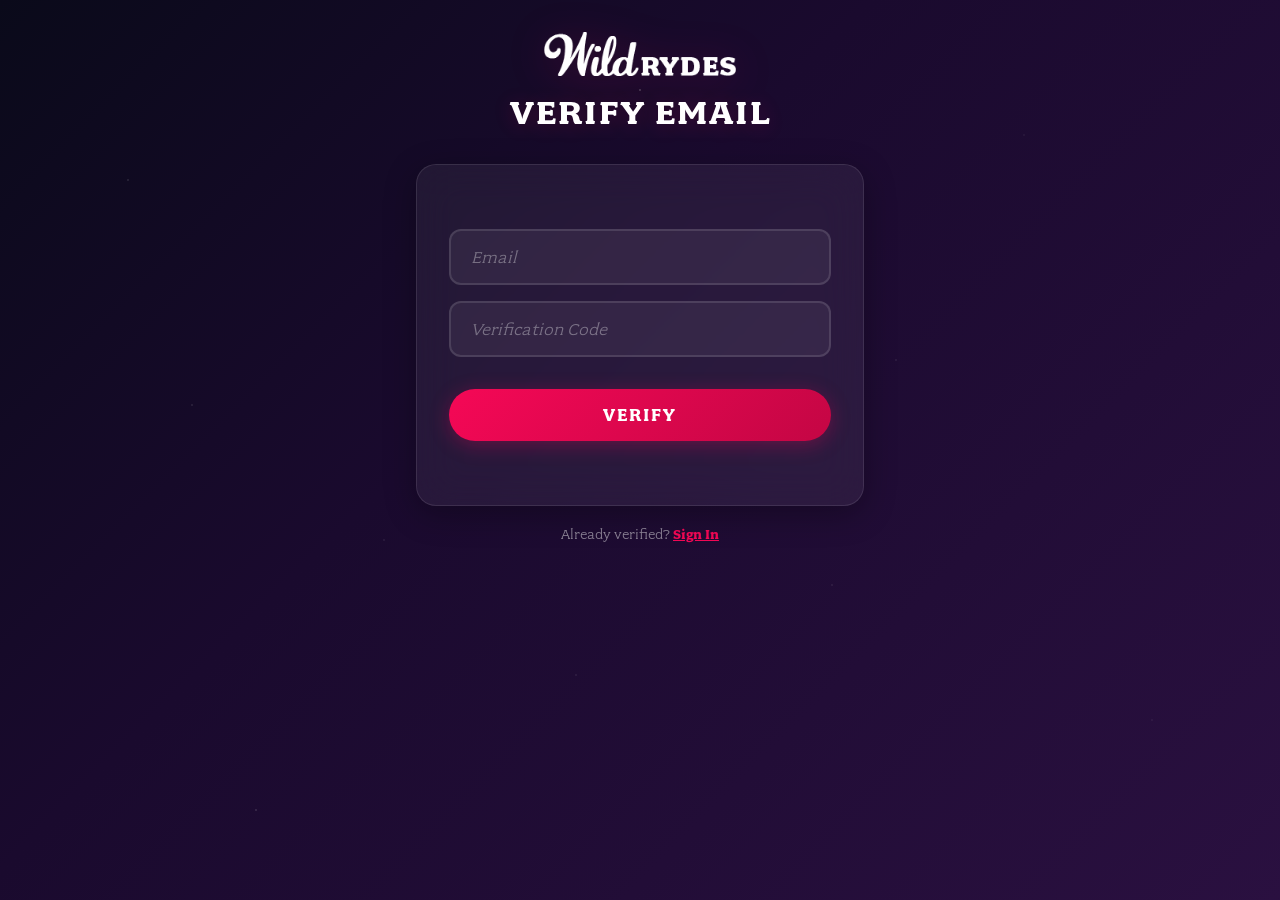
<file: verify.html>
<!DOCTYPE html>
<html class="no-js">
    <head>
        <meta charset="utf-8">
        <meta http-equiv="X-UA-Compatible" content="IE=edge">
        <title>Verify Email - Wild Ridez</title>
        <meta name="description" content="">
        <meta name="viewport" content="width=device-width">

        <link rel="stylesheet" href="css/font.css">
        <link rel="stylesheet" href="css/theme.css">
        <link rel="stylesheet" href="css/index.css">
    </head>
    <body>

        <div id="noCognitoMessage" class="configMessage" style="display: none;">
            <div class="backdrop"></div>
            <div class="panel panel-default">
                <div class="panel-heading">
                    <h3 class="panel-title">No Cognito User Pool Configured</h3>
                </div>
                <div class="panel-body">
                    <p>There is no user pool configured in <a href="/js/config.js">/js/config.js</a>. You'll configure this in Module 2 of the workshop.</p>
                </div>
            </div>
        </div>

        <header>
          <a href="/index.html"><img src="images/logo.png" alt="Wild Ridez"></a>
        </header>


        <section class="form-wrap">
            <h1>Verify Email</h1>
            <form id="verifyForm">
              <input type="email" id="emailInputVerify" placeholder="Email" required>
              <input type="text" id="codeInputVerify" placeholder="Verification Code" pattern=".*" required>

              <input type="submit" value="Verify">
            </form>
            <p style="text-align:center;margin-top:1.25rem;color:rgba(255,255,255,0.5);font-size:0.9rem;">
              Already verified? <a href="/signin.html" style="color:var(--brand-pink);font-weight:700;">Sign In</a>
            </p>
        </section>

        <script src="js/vendor/jquery-3.1.0.js"></script>
        <script src="js/vendor/bootstrap.min.js"></script>
        <script src="js/vendor/aws-cognito-sdk.min.js"></script>
        <script src="js/vendor/amazon-cognito-identity.min.js"></script>
        <script src="js/config.js"></script>
        <script src="js/cognito-auth.js"></script>
    </body>
</html>
</file>
<file: css/font.css>
@font-face {
    font-family: "fairplex-wide";
    font-style: normal;
    font-weight: 400;
    src: url("../fonts/fairplex-wide-n4.woff") format("woff2");
}
@font-face {
    font-family: "fairplex-wide";
    font-style: normal;
    font-weight: 700;
    src: url("../fonts/fairplex-wide-n7.woff") format("woff2");
}
</file>
<file: css/theme.css>
/* ============================================
   🌈 Wild Rydes — Design System & Theme Tokens
   ============================================ */

:root {
  /* ---- Light Theme (Marketing Pages) ---- */
  --lt-bg: #faf8ff;
  --lt-bg-alt: #f0ecf8;
  --lt-surface: #ffffff;
  --lt-surface-hover: #f7f4ff;
  --lt-text: #1a1a2e;
  --lt-text-secondary: #6b6b80;
  --lt-text-muted: #9999aa;
  --lt-border: #e8e4f0;
  --lt-border-light: #f0ecf8;

  /* Brand colors */
  --brand-pink: #f50856;
  --brand-pink-dark: #c40644;
  --brand-pink-glow: rgba(245, 8, 86, 0.3);
  --brand-pink-glow-intense: rgba(245, 8, 86, 0.5);
  --brand-gold: #d4a837;
  --brand-gold-light: #f0d878;
  --brand-amber: #ffb347;
  --brand-purple: #7b2d8e;
  --brand-purple-light: #a855f7;
  --brand-cyan: #06b6d4;
  --brand-cyan-glow: rgba(6, 182, 212, 0.3);

  /* Dark Theme (Ride Page) */
  --dk-bg: #0a0a1a;
  --dk-bg-alt: #12122a;
  --dk-surface: rgba(255, 255, 255, 0.06);
  --dk-surface-hover: rgba(255, 255, 255, 0.10);
  --dk-glass: rgba(255, 255, 255, 0.08);
  --dk-glass-border: rgba(255, 255, 255, 0.12);
  --dk-text: #f0e6ff;
  --dk-text-secondary: #b0a6c8;
  --dk-text-muted: #7a7090;

  /* Hero-specific */
  --hero-gradient-1: linear-gradient(135deg, #0a0a2e 0%, #1a0a4e 30%, #2a1050 60%, #0a0a2e 100%);
  --hero-gradient-overlay: linear-gradient(180deg, rgba(10,10,46,0.1) 0%, rgba(245,8,86,0.15) 50%, rgba(10,10,46,0.4) 100%);
  --hero-text-shadow: 0 4px 40px rgba(0,0,0,0.6);

  /* Shadows */
  --shadow-sm: 0 1px 3px rgba(0, 0, 0, 0.06);
  --shadow-md: 0 4px 12px rgba(0, 0, 0, 0.08);
  --shadow-lg: 0 8px 30px rgba(0, 0, 0, 0.12);
  --shadow-xl: 0 20px 60px rgba(0, 0, 0, 0.15);
  --shadow-glow: 0 0 20px var(--brand-pink-glow);
  --shadow-glow-intense: 0 0 40px var(--brand-pink-glow-intense);

  /* Glass shadow for dark theme */
  --shadow-glass: 0 8px 32px rgba(0, 0, 0, 0.4);

  /* Typography */
  --font-serif: 'fairplex-wide', Georgia, serif;
  --font-sans: -apple-system, BlinkMacSystemFont, 'Segoe UI', Roboto, sans-serif;

  /* Radius */
  --radius-sm: 6px;
  --radius-md: 12px;
  --radius-lg: 20px;
  --radius-xl: 28px;
  --radius-full: 999px;

  /* Transitions */
  --ease-spring: cubic-bezier(0.34, 1.56, 0.64, 1);
  --ease-smooth: cubic-bezier(0.4, 0, 0.2, 1);
  --ease-bounce: cubic-bezier(0.68, -0.55, 0.265, 1.55);
  --ease-out-expo: cubic-bezier(0.19, 1, 0.22, 1);
  --duration-fast: 150ms;
  --duration-normal: 300ms;
  --duration-slow: 500ms;
  --duration-xl: 800ms;

  /* Spacing */
  --space-xs: 0.25rem;
  --space-sm: 0.5rem;
  --space-md: 1rem;
  --space-lg: 2rem;
  --space-xl: 4rem;
  --space-2xl: 6rem;
  --space-3xl: 8rem;
}

/* ============================================
   🌟 Shared Animations
   ============================================ */

@keyframes fadeInUp {
  from { opacity: 0; transform: translateY(30px); }
  to   { opacity: 1; transform: translateY(0); }
}

@keyframes fadeInDown {
  from { opacity: 0; transform: translateY(-20px); }
  to   { opacity: 1; transform: translateY(0); }
}

@keyframes fadeIn {
  from { opacity: 0; }
  to   { opacity: 1; }
}

@keyframes fadeInScale {
  from { opacity: 0; transform: scale(0.9); }
  to   { opacity: 1; transform: scale(1); }
}

@keyframes shimmer {
  0%   { background-position: -200% center; }
  100% { background-position: 200% center; }
}

@keyframes pulse-glow {
  0%, 100% { box-shadow: 0 0 8px var(--brand-pink-glow); }
  50%      { box-shadow: 0 0 30px var(--brand-pink-glow-intense); }
}

@keyframes pulse-glow-soft {
  0%, 100% { box-shadow: 0 0 4px var(--brand-pink-glow); }
  50%      { box-shadow: 0 0 16px var(--brand-pink-glow); }
}

@keyframes float {
  0%, 100% { transform: translateY(0); }
  50%      { transform: translateY(-12px); }
}

@keyframes float-rotate {
  0%, 100% { transform: translateY(0) rotate(0deg); }
  33%      { transform: translateY(-8px) rotate(-2deg); }
  66%      { transform: translateY(-4px) rotate(1deg); }
}

@keyframes sparkle {
  0%, 100% { opacity: 0.2; transform: scale(0.8); }
  50%      { opacity: 1; transform: scale(1.3); }
}

@keyframes twinkle {
  0%, 100% { opacity: 0; }
  40%, 60% { opacity: 1; }
}

@keyframes slideDown {
  from { opacity: 0; transform: translateY(-10px); }
  to   { opacity: 1; transform: translateY(0); }
}

@keyframes gradient-shift {
  0%   { background-position: 0% 50%; }
  50%  { background-position: 100% 50%; }
  100% { background-position: 0% 50%; }
}

@keyframes gradient-flow {
  0%   { background-position: 0% 0%; }
  50%  { background-position: 100% 100%; }
  100% { background-position: 0% 0%; }
}

@keyframes orbit {
  0%   { transform: rotate(0deg) translateX(8px) rotate(0deg); }
  100% { transform: rotate(360deg) translateX(8px) rotate(-360deg); }
}

@keyframes reveal-up {
  from { opacity: 0; transform: translateY(40px); }
  to   { opacity: 1; transform: translateY(0); }
}

@keyframes shimmer-cta {
  0%   { transform: translateX(-100%) skewX(-15deg); }
  60%  { transform: translateX(100%) skewX(-15deg); }
  100% { transform: translateX(100%) skewX(-15deg); }
}

@keyframes scale-in {
  from { opacity: 0; transform: scale(0.85); }
  to   { opacity: 1; transform: scale(1); }
}

/* ---- Animation Utility Classes ---- */

.animate-fade-in-up {
  animation: fadeInUp 0.6s var(--ease-smooth) both;
}

.animate-fade-in-down {
  animation: fadeInDown 0.5s var(--ease-smooth) both;
}

.animate-fade-in {
  animation: fadeIn 0.4s var(--ease-smooth) both;
}

.animate-fade-in-scale {
  animation: fadeInScale 0.5s var(--ease-spring) both;
}

.animate-float {
  animation: float 3s ease-in-out infinite;
}

.animate-float-rotate {
  animation: float-rotate 4s ease-in-out infinite;
}

.animate-scale-in {
  animation: scale-in 0.5s var(--ease-spring) both;
}

/* Scroll-triggered reveal (Chrome 115+, progressive enhancement) */
@supports (animation-timeline: view()) {
  .scroll-reveal {
    animation: reveal-up 0.7s var(--ease-out-expo) both;
    animation-timeline: view();
    animation-range: entry 0% entry 25%;
  }
}

/* ---- Bento Grid Helper ---- */
.bento-grid {
  display: grid;
  gap: var(--space-md);
}

.bento-card {
  background: var(--lt-surface);
  border-radius: var(--radius-lg);
  padding: var(--space-xl) var(--space-lg);
  border: 1px solid var(--lt-border);
  transition: all var(--duration-normal) var(--ease-spring);
  position: relative;
  overflow: hidden;
}

.bento-card:hover {
  transform: translateY(-4px);
  box-shadow: var(--shadow-lg);
  border-color: var(--brand-pink);
}

.bento-card.tall { grid-row: span 2; }
.bento-card.wide { grid-column: span 2; }
.bento-card.full { grid-column: 1 / -1; }

/* ---- Glow Effects ---- */
.glow-pink {
  box-shadow: 0 0 20px var(--brand-pink-glow);
}

.glow-pink-hover:hover {
  box-shadow: 0 0 30px var(--brand-pink-glow-intense);
}

/* ---- Decorative Sparkle Particles (Pure CSS) ---- */
.sparkle-container {
  position: absolute;
  inset: 0;
  pointer-events: none;
  overflow: hidden;
  z-index: 1;
}

.sparkle {
  position: absolute;
  width: 4px;
  height: 4px;
  border-radius: 50%;
  background: white;
  animation: sparkle 2s ease-in-out infinite;
}

.sparkle:nth-child(1) { left: 10%; top: 20%; animation-delay: 0s; animation-duration: 2.5s; }
.sparkle:nth-child(2) { left: 20%; top: 60%; animation-delay: 0.3s; animation-duration: 3s; width: 3px; height: 3px; }
.sparkle:nth-child(3) { left: 35%; top: 15%; animation-delay: 0.8s; animation-duration: 2s; width: 5px; height: 5px; }
.sparkle:nth-child(4) { left: 50%; top: 80%; animation-delay: 0.5s; animation-duration: 3.5s; width: 3px; height: 3px; }
.sparkle:nth-child(5) { left: 65%; top: 30%; animation-delay: 1.2s; animation-duration: 2.8s; }
.sparkle:nth-child(6) { left: 78%; top: 70%; animation-delay: 0.7s; animation-duration: 2.2s; width: 5px; height: 5px; }
.sparkle:nth-child(7) { left: 88%; top: 45%; animation-delay: 1.5s; animation-duration: 3.2s; width: 3px; height: 3px; }
.sparkle:nth-child(8) { left: 45%; top: 45%; animation-delay: 2s; animation-duration: 2.7s; width: 6px; height: 6px; background: var(--brand-gold-light); }
.sparkle:nth-child(9) { left: 5%; top: 85%; animation-delay: 0.2s; animation-duration: 3.8s; }
.sparkle:nth-child(10) { left: 92%; top: 10%; animation-delay: 1s; animation-duration: 2.4s; width: 3px; height: 3px; background: var(--brand-gold-light); }

/* ============================================
   🧩 Shared Utilities
   ============================================ */

.sr-only {
  position: absolute;
  width: 1px;
  height: 1px;
  padding: 0;
  margin: -1px;
  overflow: hidden;
  clip: rect(0, 0, 0, 0);
  border: 0;
}

/* Star for dark theme */
.star {
  position: absolute;
  width: 3px;
  height: 3px;
  background: white;
  border-radius: 50%;
  animation: sparkle 2s ease-in-out infinite;
}

/* Gradient text utility */
.gradient-text {
  background: linear-gradient(135deg, var(--brand-pink), var(--brand-purple-light), var(--brand-cyan));
  -webkit-background-clip: text;
  -webkit-text-fill-color: transparent;
  background-clip: text;
  background-size: 200% 200%;
  animation: gradient-shift 4s ease infinite;
}

.gradient-text-pink {
  background: linear-gradient(135deg, var(--brand-pink), var(--brand-gold-light));
  -webkit-background-clip: text;
  -webkit-text-fill-color: transparent;
  background-clip: text;
}

/* Shimmer overlay for buttons */
.shimmer-overlay {
  position: relative;
  overflow: hidden;
}
.shimmer-overlay::after {
  content: '';
  position: absolute;
  inset: 0;
  background: linear-gradient(90deg, transparent, rgba(255,255,255,0.2), transparent);
  background-size: 200% 100%;
  animation: shimmer-cta 3s ease-in-out infinite;
  pointer-events: none;
}
</file>
<file: css/main.css>
/* ============================================
   🎠 Wild Rydes — Marketing Theme (Revamped)
   ============================================ */

/* ---- Reset (modern minimal) ---- */
*, *::before, *::after { box-sizing: border-box; }
html { scroll-behavior: smooth; -webkit-text-size-adjust: 100%; }
body {
  margin: 0;
  font-family: var(--font-serif);
  font-size: 1.125rem;
  line-height: 1.6;
  color: var(--lt-text);
  background: var(--lt-bg);
  -webkit-font-smoothing: antialiased;
  -moz-osx-font-smoothing: grayscale;
  overflow-x: hidden;
}
img { max-width: 100%; height: auto; display: block; }
a { color: var(--brand-pink); text-decoration: none; transition: color var(--duration-fast) var(--ease-smooth); }
a:hover { color: var(--brand-pink-dark); }
ul, ol { padding: 0; margin: 0; list-style: none; }

/* ---- Typography ---- */
h1, h2, h3, h4, h5 {
  font-family: var(--font-serif);
  font-weight: 700;
  line-height: 1.15;
  text-transform: uppercase;
  margin: 0 0 var(--space-md);
}
h1 { font-size: clamp(2rem, 5vw, 3.5rem); }
h2 { font-size: clamp(1.5rem, 4vw, 2.75rem); }
h3 { font-size: clamp(1.25rem, 3vw, 2rem); }
h4 { font-size: clamp(1rem, 2vw, 1.5rem); }
.content { font-style: italic; color: var(--lt-text-secondary); line-height: 1.7; }
.section-title { text-align: center; margin-bottom: var(--space-lg); }

/* ---- Compact Grid System (Foundation-compatible) ---- */
.row {
  max-width: 75rem;
  margin: 0 auto;
  display: flex;
  flex-wrap: wrap;
}
.row .row { max-width: none; margin-left: -0.625rem; margin-right: -0.625rem; }
.row.expanded { max-width: none; }
.column, .columns {
  flex: 1 1 0%;
  padding: 0 0.625rem;
  min-width: 0;
}
.column:last-child:not(:first-child),
.columns:last-child:not(:first-child) { flex: 1 1 0%; }

/* Small grid */
.small-1  { flex: 0 0 8.33333%; max-width: 8.33333%; }
.small-2  { flex: 0 0 16.66667%; max-width: 16.66667%; }
.small-3  { flex: 0 0 25%; max-width: 25%; }
.small-4  { flex: 0 0 33.33333%; max-width: 33.33333%; }
.small-5  { flex: 0 0 41.66667%; max-width: 41.66667%; }
.small-6  { flex: 0 0 50%; max-width: 50%; }
.small-7  { flex: 0 0 58.33333%; max-width: 58.33333%; }
.small-8  { flex: 0 0 66.66667%; max-width: 66.66667%; }
.small-9  { flex: 0 0 75%; max-width: 75%; }
.small-10 { flex: 0 0 83.33333%; max-width: 83.33333%; }
.small-11 { flex: 0 0 91.66667%; max-width: 91.66667%; }
.small-12 { flex: 0 0 100%; max-width: 100%; }
.small-centered { margin-left: auto; margin-right: auto; float: none; }

@media (min-width: 40em) {
  .medium-1  { flex: 0 0 8.33333%; max-width: 8.33333%; }
  .medium-2  { flex: 0 0 16.66667%; max-width: 16.66667%; }
  .medium-3  { flex: 0 0 25%; max-width: 25%; }
  .medium-4  { flex: 0 0 33.33333%; max-width: 33.33333%; }
  .medium-5  { flex: 0 0 41.66667%; max-width: 41.66667%; }
  .medium-6  { flex: 0 0 50%; max-width: 50%; }
  .medium-7  { flex: 0 0 58.33333%; max-width: 58.33333%; }
  .medium-8  { flex: 0 0 66.66667%; max-width: 66.66667%; }
  .medium-9  { flex: 0 0 75%; max-width: 75%; }
  .medium-10 { flex: 0 0 83.33333%; max-width: 83.33333%; }
  .medium-11 { flex: 0 0 91.66667%; max-width: 91.66667%; }
  .medium-12 { flex: 0 0 100%; max-width: 100%; }
  .medium-centered { margin-left: auto; margin-right: auto; float: none; }
  .medium-up-2 > .column,
  .medium-up-2 > .columns { flex: 0 0 50%; max-width: 50%; }
  .medium-push-4  { position: relative; left: 33.33333%; }
  .medium-pull-4  { position: relative; left: -33.33333%; }
  .medium-push-5  { position: relative; left: 41.66667%; }
  .medium-pull-5  { position: relative; left: -41.66667%; }
  .medium-push-7  { position: relative; left: 58.33333%; }
  .medium-pull-7  { position: relative; left: -58.33333%; }
}

@media (min-width: 64em) {
  .large-1  { flex: 0 0 8.33333%; max-width: 8.33333%; }
  .large-2  { flex: 0 0 16.66667%; max-width: 16.66667%; }
  .large-3  { flex: 0 0 25%; max-width: 25%; }
  .large-4  { flex: 0 0 33.33333%; max-width: 33.33333%; }
  .large-5  { flex: 0 0 41.66667%; max-width: 41.66667%; }
  .large-6  { flex: 0 0 50%; max-width: 50%; }
  .large-7  { flex: 0 0 58.33333%; max-width: 58.33333%; }
  .large-8  { flex: 0 0 66.66667%; max-width: 66.66667%; }
  .large-9  { flex: 0 0 75%; max-width: 75%; }
  .large-10 { flex: 0 0 83.33333%; max-width: 83.33333%; }
  .large-11 { flex: 0 0 91.66667%; max-width: 91.66667%; }
  .large-12 { flex: 0 0 100%; max-width: 100%; }
  .large-centered { margin-left: auto; margin-right: auto; float: none; }
  .large-up-4 > .column,
  .large-up-4 > .columns { flex: 0 0 25%; max-width: 25%; }
  .large-push-4 { position: relative; left: 33.33333%; }
  .large-pull-4 { position: relative; left: -33.33333%; }
  .large-push-6 { position: relative; left: 50%; }
  .large-pull-6 { position: relative; left: -50%; }
}

@media (min-width: 75em) {
  .xlarge-1  { flex: 0 0 8.33333%; max-width: 8.33333%; }
  .xlarge-2  { flex: 0 0 16.66667%; max-width: 16.66667%; }
  .xlarge-3  { flex: 0 0 25%; max-width: 25%; }
  .xlarge-4  { flex: 0 0 33.33333%; max-width: 33.33333%; }
  .xlarge-5  { flex: 0 0 41.66667%; max-width: 41.66667%; }
  .xlarge-6  { flex: 0 0 50%; max-width: 50%; }
  .xlarge-7  { flex: 0 0 58.33333%; max-width: 58.33333%; }
  .xlarge-8  { flex: 0 0 66.66667%; max-width: 66.66667%; }
  .xlarge-9  { flex: 0 0 75%; max-width: 75%; }
  .xlarge-10 { flex: 0 0 83.33333%; max-width: 83.33333%; }
  .xlarge-11 { flex: 0 0 91.66667%; max-width: 91.66667%; }
  .xlarge-12 { flex: 0 0 100%; max-width: 100%; }
  .xlarge-centered { margin-left: auto; margin-right: auto; float: none; }
  .xlarge-push-5 { position: relative; left: 41.66667%; }
  .xlarge-pull-5 { position: relative; left: -41.66667%; }
  .xlarge-offset-1 { margin-left: 8.33333%; }
}

@media (min-width: 90em) {
  .xxlarge-1  { flex: 0 0 8.33333%; max-width: 8.33333%; }
  .xxlarge-2  { flex: 0 0 16.66667%; max-width: 16.66667%; }
  .xxlarge-3  { flex: 0 0 25%; max-width: 25%; }
  .xxlarge-4  { flex: 0 0 33.33333%; max-width: 33.33333%; }
  .xxlarge-5  { flex: 0 0 41.66667%; max-width: 41.66667%; }
  .xxlarge-6  { flex: 0 0 50%; max-width: 50%; }
  .xxlarge-7  { flex: 0 0 58.33333%; max-width: 58.33333%; }
  .xxlarge-8  { flex: 0 0 66.66667%; max-width: 66.66667%; }
  .xxlarge-9  { flex: 0 0 75%; max-width: 75%; }
  .xxlarge-10 { flex: 0 0 83.33333%; max-width: 83.33333%; }
  .xxlarge-11 { flex: 0 0 91.66667%; max-width: 91.66667%; }
  .xxlarge-12 { flex: 0 0 100%; max-width: 100%; }
  .xxlarge-centered { margin-left: auto; margin-right: auto; float: none; }
  .xxlarge-offset-1 { margin-left: 8.33333%; }
  .xxlarge-offset-2 { margin-left: 16.66667%; }
}

/* ---- Site Header / Navigation ---- */
.site-header {
  position: relative;
  padding: 1.25rem 1.25rem 0;
  z-index: 10;
}

.site-logo {
  display: block;
  background: url(../images/wr-logo-white.png) no-repeat center;
  background-size: contain;
  height: 3.5rem;
  width: 15rem;
  text-indent: -999em;
  margin: 0 auto var(--space-lg);
}
.site-logo.dark { background-image: url(../images/wr-logo-black.png); }

/* Hamburger Menu */
.btn-menu {
  background: none;
  width: 30px; height: 22px;
  appearance: none;
  border: none;
  cursor: pointer;
  outline: none;
  position: fixed;
  padding: 0;
  right: 1.25rem;
  top: 1.25rem;
  z-index: 200;
  text-indent: -999em;
  transition: transform var(--duration-normal) var(--ease-smooth);
}
.btn-menu span,
.btn-menu span::before,
.btn-menu span::after {
  cursor: pointer;
  display: block;
  width: 30px;
  height: 2px;
  background: #fff;
  border-radius: 2px;
  position: absolute;
  left: 0;
  transition: all 0.3s var(--ease-smooth);
}
.btn-menu span {
  top: 50%;
  transform: translateY(-50%);
}
.btn-menu span::before,
.btn-menu span::after {
  content: '';
}
.btn-menu span::before { top: -8px; }
.btn-menu span::after { top: 8px; }

.menu-opened .btn-menu { transform: rotate(90deg); }
.menu-opened .btn-menu span { background: transparent; }
.menu-opened .btn-menu span::before {
  top: 0;
  background: #000;
  transform: rotate(45deg);
}
.menu-opened .btn-menu span::after {
  top: 0;
  background: #000;
  transform: rotate(-45deg);
}

/* Fullscreen Nav Overlay */
.site-nav {
  position: fixed;
  top: 0; left: 0;
  width: 100vw; height: 100vh;
  z-index: -1;
  opacity: 0;
  display: flex;
  align-items: center;
  justify-content: center;
  text-align: center;
  background: rgba(255, 255, 255, 0.97);
  backdrop-filter: blur(12px);
  -webkit-backdrop-filter: blur(12px);
  transition: opacity 0.4s var(--ease-smooth), z-index 0s 0.4s;
}
.site-nav ul { display: flex; flex-direction: column; gap: var(--space-md); }
.site-nav a {
  font-family: var(--font-serif);
  font-size: clamp(1.5rem, 4vw, 3rem);
  font-weight: 700;
  color: var(--lt-text);
  transition: color var(--duration-fast) var(--ease-smooth), transform var(--duration-fast) var(--ease-smooth);
  display: inline-block;
}
.site-nav a:hover {
  color: var(--brand-pink);
  transform: scale(1.05);
}

.menu-opened .site-nav {
  opacity: 1;
  z-index: 100;
  transition: opacity 0.4s var(--ease-smooth);
}

/* ============================================
   🎬 HERO SECTION — Cinematic Full-Screen
   ============================================ */

.page-home .site-header .title {
  background:
    linear-gradient(180deg, rgba(10,10,46,0.3) 0%, rgba(245,8,86,0.2) 40%, rgba(10,10,46,0.6) 100%),
    url(../images/wr-home-top.jpg) no-repeat center 30%;
  background-size: cover;
  margin: -1.25rem -1.25rem 0;
  min-height: 100vh;
  position: relative;
  overflow: hidden;
  animation: fadeIn 0.8s var(--ease-smooth);
  display: flex;
  flex-direction: column;
  padding: 60px 0 50px;
}

/* Gradient overlay shimmer */
.page-home .site-header .title::before {
  content: '';
  position: absolute;
  inset: 0;
  background: linear-gradient(135deg, transparent 0%, rgba(245,8,86,0.08) 50%, transparent 100%);
  background-size: 200% 200%;
  animation: gradient-flow 6s ease infinite;
  pointer-events: none;
  z-index: 1;
}

/* Sparkle particles in hero */
.page-home .site-header .title::after {
  content: '';
  position: absolute;
  inset: 0;
  pointer-events: none;
  z-index: 2;
  background-image:
    radial-gradient(2px 2px at 10% 20%, rgba(255,255,255,0.6), transparent),
    radial-gradient(1px 1px at 30% 60%, rgba(255,255,255,0.4), transparent),
    radial-gradient(3px 3px at 50% 10%, rgba(255,255,255,0.5), transparent),
    radial-gradient(2px 2px at 70% 40%, rgba(255,255,255,0.4), transparent),
    radial-gradient(1px 1px at 90% 80%, rgba(255,255,255,0.3), transparent),
    radial-gradient(2px 2px at 20% 90%, rgba(255,255,255,0.4), transparent),
    radial-gradient(1px 1px at 80% 15%, rgba(255,255,255,0.3), transparent),
    radial-gradient(3px 3px at 45% 75%, rgba(255,255,255,0.4), transparent),
    radial-gradient(2px 2px at 15% 45%, rgba(255,255,255,0.3), transparent),
    radial-gradient(1px 1px at 65% 65%, rgba(255,255,255,0.4), transparent);
  animation: twinkle 4s ease-in-out infinite;
}

/* Hero brand — flex-centered in the title container */
.hero-brand {
  position: relative;
  z-index: 3;
  text-align: center;
  flex: 1;
  display: flex;
  flex-direction: column;
  align-items: center;
  justify-content: center;
  animation: fadeInUp 0.8s var(--ease-out-expo) both;
  width: 90%;
  max-width: 60rem;
  margin: 0 auto;
}

.hero-brand h1 {
  font-size: clamp(3rem, 10vw, 8rem);
  font-weight: 700;
  letter-spacing: 6px;
  text-transform: uppercase;
  margin: 0;
  line-height: 1;
  text-shadow: 0 4px 40px rgba(0,0,0,0.5);
  background: linear-gradient(135deg, #fff 0%, var(--brand-gold-light) 30%, var(--brand-pink) 60%, var(--brand-purple-light) 100%);
  -webkit-background-clip: text;
  -webkit-text-fill-color: transparent;
  background-clip: text;
  background-size: 300% 300%;
  animation: gradient-shift 5s ease infinite;
  filter: drop-shadow(0 4px 20px rgba(245,8,86,0.3));
}

.hero-brand .tagline {
  font-size: clamp(1rem, 2.5vw, 1.75rem);
  font-family: var(--font-serif);
  color: rgba(255,255,255,0.9);
  text-transform: uppercase;
  letter-spacing: 8px;
  font-weight: 300;
  margin-top: var(--space-md);
  text-shadow: 0 2px 20px rgba(0,0,0,0.4);
  animation: fadeInUp 0.8s 0.3s var(--ease-out-expo) both;
}

/* Hero CTA — in normal flow inside hero-brand */
.page-home .home-button {
  display: inline-block;
  background: linear-gradient(135deg, var(--brand-pink), var(--brand-pink-dark));
  color: #fff;
  font-family: var(--font-serif);
  font-size: clamp(1rem, 2vw, 1.25rem);
  font-weight: 700;
  text-transform: uppercase;
  letter-spacing: 3px;
  padding: 1rem 3rem;
  border-radius: var(--radius-full);
  position: relative;
  z-index: 3;
  margin-top: 2.5rem;
  transition: all var(--duration-normal) var(--ease-spring);
  animation: fadeInUp 0.8s 0.6s var(--ease-out-expo) both;
  box-shadow: 0 4px 20px rgba(245, 8, 86, 0.3);
}
.page-home .home-button:hover {
  transform: translateY(-4px) scale(1.05);
  box-shadow: 0 12px 40px rgba(245, 8, 86, 0.5);
}

/* Hero scroll indicator — pinned to bottom of title */
.hero-scroll-indicator {
  position: relative;
  z-index: 3;
  text-align: center;
  color: rgba(255,255,255,0.4);
  font-size: 0.75rem;
  letter-spacing: 3px;
  text-transform: uppercase;
  animation: fadeInUp 0.8s 1s var(--ease-out-expo) both, float 3s ease-in-out 1.8s infinite;
  margin-top: auto;
  padding-top: 1rem;
}
.hero-scroll-indicator::after {
  content: '↓';
  display: block;
  font-size: 1.25rem;
  margin-top: 4px;
}

/* ============================================
   🃏 HOME ABOUT — Bento Grid Features
   ============================================ */

.home-about {
  background: linear-gradient(135deg, #0a0a2e 0%, #1a0a4e 50%, #2a1050 100%);
  color: #fff;
  padding: var(--space-3xl) 0;
  text-align: center;
  position: relative;
  overflow: hidden;
}

/* Subtle starfield overlay */
.home-about::before {
  content: '';
  position: absolute;
  inset: 0;
  background-image:
    radial-gradient(1px 1px at 15% 30%, rgba(255,255,255,0.15), transparent),
    radial-gradient(1px 1px at 45% 70%, rgba(255,255,255,0.1), transparent),
    radial-gradient(2px 2px at 75% 15%, rgba(255,255,255,0.12), transparent),
    radial-gradient(1px 1px at 90% 55%, rgba(255,255,255,0.08), transparent);
  pointer-events: none;
}

.home-about .section-title {
  color: #fff;
  font-size: clamp(2rem, 4vw, 3rem);
  letter-spacing: 4px;
  position: relative;
  z-index: 1;
}

.home-about .section-title::after {
  content: '✦';
  display: block;
  color: var(--brand-pink);
  font-size: 1.5rem;
  margin-top: var(--space-sm);
  animation: sparkle 2s ease-in-out infinite;
}

.home-about .lead-text {
  color: rgba(255,255,255,0.7);
  font-style: italic;
  max-width: 40rem;
  margin: 0 auto var(--space-xl);
  position: relative;
  z-index: 1;
}

/* Features Grid */
.home-features-grid {
  position: relative;
  z-index: 1;
  max-width: 75rem;
  margin: 0 auto;
  padding: 0 var(--space-md);
}

.home-features-grid > .column {
  display: flex;
}

.home-about-block {
  flex: 1;
  background: rgba(255,255,255,0.06);
  backdrop-filter: blur(12px);
  -webkit-backdrop-filter: blur(12px);
  border: 1px solid rgba(255,255,255,0.1);
  border-radius: var(--radius-lg);
  padding: var(--space-xl) var(--space-lg);
  text-align: center;
  transition: all var(--duration-normal) var(--ease-spring);
  animation: fadeInUp 0.6s var(--ease-out-expo) both;
  position: relative;
  overflow: hidden;
}

.home-about-block::after {
  content: '';
  position: absolute;
  inset: 0;
  background: linear-gradient(135deg, transparent, rgba(245,8,86,0.04), transparent);
  opacity: 0;
  transition: opacity var(--duration-normal) var(--ease-smooth);
  pointer-events: none;
}

.home-about-block:hover {
  transform: translateY(-8px) scale(1.02);
  border-color: rgba(245, 8, 86, 0.3);
  box-shadow: 0 20px 60px rgba(0,0,0,0.3), 0 0 30px rgba(245,8,86,0.1);
}

.home-about-block:hover::after {
  opacity: 1;
}

.home-about-block:nth-child(1) { animation-delay: 0.1s; }
.home-about-block:nth-child(2) { animation-delay: 0.2s; }
.home-about-block:nth-child(3) { animation-delay: 0.3s; }
.home-about-block:nth-child(4) { animation-delay: 0.4s; }

.home-about-block .title {
  font-size: clamp(1.1rem, 2vw, 1.4rem);
  margin: 0 0 var(--space-sm);
  letter-spacing: 2px;
}

.home-about-block .icon-wrap {
  width: 5rem;
  height: 5rem;
  margin: 0 auto var(--space-lg);
  display: flex;
  align-items: center;
  justify-content: center;
  background: rgba(255,255,255,0.08);
  border-radius: var(--radius-full);
  transition: all var(--duration-normal) var(--ease-spring);
}

.home-about-block:hover .icon-wrap {
  background: rgba(245, 8, 86, 0.2);
  transform: scale(1.1) rotate(-5deg);
  box-shadow: 0 0 30px rgba(245,8,86,0.2);
}

.home-about-block .icon-wrap img {
  width: 2.5rem;
  height: 2.5rem;
  object-fit: contain;
  transition: transform var(--duration-normal) var(--ease-spring);
}

.home-about-block:hover .icon-wrap img {
  transform: scale(1.15);
}

.home-about-block .content {
  color: rgba(255,255,255,0.8);
  font-size: 0.9rem;
  max-width: 24rem;
  margin: 0 auto;
  line-height: 1.65;
}

/* ============================================
   📖 HOME STORY — Atmospheric
   ============================================ */

.home-story {
  background:
    linear-gradient(135deg, rgba(10,10,30,0.75), rgba(245,8,86,0.1), rgba(10,10,30,0.75)),
    url(../images/wr-home-about.jpg) no-repeat center;
  background-size: cover;
  color: #fff;
  text-align: center;
  padding: var(--space-3xl) var(--space-md);
  min-height: 60vh;
  display: flex;
  align-items: center;
  justify-content: center;
  position: relative;
  overflow: hidden;
}

.home-story::before {
  content: '';
  position: absolute;
  inset: 0;
  background: radial-gradient(ellipse at center, transparent 0%, rgba(10,10,30,0.3) 100%);
  pointer-events: none;
}

.home-story .section-title {
  color: #fff;
  font-size: clamp(2rem, 4vw, 3rem);
  letter-spacing: 4px;
  position: relative;
  z-index: 1;
}

.home-story .section-title::after {
  content: '';
  display: block;
  width: 4rem;
  height: 2px;
  background: linear-gradient(90deg, transparent, var(--brand-pink), transparent);
  margin: var(--space-md) auto 0;
}

.home-story .content {
  color: rgba(255,255,255,0.85);
  font-style: normal;
  font-size: clamp(1rem, 1.8vw, 1.25rem);
  line-height: 1.9;
  max-width: 48rem;
  margin: 0 auto;
  text-align: left;
  columns: 2;
  column-gap: var(--space-lg);
  column-rule: 1px solid rgba(255,255,255,0.08);
  position: relative;
  z-index: 1;
  animation: reveal-up 0.8s var(--ease-out-expo) both;
  animation-timeline: view();
  animation-range: entry 0% entry 30%;
}

/* ============================================
   📧 HOME SIGN UP — Dark Celestial
   ============================================ */

.home-sign-up {
  background: linear-gradient(135deg, #0a0a1a 0%, #1a0a2e 40%, #2a1040 100%);
  color: #fff;
  text-align: center;
  padding: var(--space-3xl) 0;
  position: relative;
  overflow: hidden;
}

.home-sign-up::before {
  content: '';
  position: absolute;
  top: -50%;
  left: -50%;
  width: 200%;
  height: 200%;
  background:
    radial-gradient(circle at 20% 40%, rgba(245,8,86,0.08), transparent 50%),
    radial-gradient(circle at 80% 60%, rgba(168,85,247,0.06), transparent 50%),
    radial-gradient(circle at 50% 20%, rgba(6,182,212,0.04), transparent 50%);
  pointer-events: none;
  animation: gradient-flow 10s ease infinite;
}

.home-sign-up .section-title {
  color: #fff;
  margin-top: var(--space-xl);
  font-size: clamp(1.8rem, 3.5vw, 2.5rem);
  letter-spacing: 3px;
  position: relative;
  z-index: 1;
}

.home-sign-up .icon-w {
  max-width: 6rem;
  margin: 0 auto var(--space-lg);
  animation: float-rotate 4s ease-in-out infinite;
  position: relative;
  z-index: 1;
}

.home-sign-up form {
  max-width: 30rem;
  margin: var(--space-lg) auto;
  display: flex;
  gap: 0;
  border-radius: var(--radius-full);
  overflow: hidden;
  box-shadow: 0 4px 30px rgba(0,0,0,0.3);
  position: relative;
  z-index: 1;
}

.home-sign-up form input {
  flex: 1;
  background: rgba(255,255,255,0.08);
  border: 1px solid rgba(255,255,255,0.12);
  border-right: none;
  color: #fff;
  padding: 1rem 1.5rem;
  outline: none;
  font-family: var(--font-serif);
  font-size: 1rem;
  transition: all var(--duration-fast) var(--ease-smooth);
}

.home-sign-up form input:focus {
  background: rgba(255,255,255,0.12);
  border-color: var(--brand-pink);
}

.home-sign-up form input::placeholder {
  color: rgba(255,255,255,0.35);
  font-style: italic;
}

.home-sign-up form button {
  background: linear-gradient(135deg, var(--brand-pink), var(--brand-pink-dark));
  border: none;
  color: #fff;
  font-family: var(--font-serif);
  font-weight: 700;
  text-transform: uppercase;
  letter-spacing: 2px;
  padding: 1rem 2rem;
  cursor: pointer;
  font-size: 0.9rem;
  transition: all var(--duration-fast) var(--ease-spring);
  position: relative;
  overflow: hidden;
}

.home-sign-up form button:hover {
  background: linear-gradient(135deg, var(--brand-pink-dark), var(--brand-pink));
  padding-right: 2.5rem;
}

/* .apps display */
.home-sign-up .apps {
  display: flex;
  justify-content: center;
  gap: var(--space-lg);
  margin: var(--space-xl) 0;
  flex-wrap: wrap;
  position: relative;
  z-index: 1;
}

.home-sign-up .apps a {
  opacity: 0.6;
  transition: all var(--duration-normal) var(--ease-spring);
  display: block;
}

.home-sign-up .apps a:hover {
  opacity: 1;
  transform: translateY(-5px) scale(1.05);
}

.home-sign-up .apps img {
  height: 2.5rem;
  width: auto;
  filter: brightness(0.85);
  transition: filter var(--duration-fast) var(--ease-smooth);
}

.home-sign-up .apps a:hover img {
  filter: brightness(1);
}

/* Social icons */
.home-sign-up .social {
  display: flex;
  justify-content: center;
  gap: var(--space-lg);
  margin-top: var(--space-xl);
  position: relative;
  z-index: 1;
}

.home-sign-up .social a {
  display: inline-block;
  text-indent: -999em;
  width: 1.75rem;
  height: 1.75rem;
  background-size: contain;
  background-repeat: no-repeat;
  background-position: center;
  opacity: 0.5;
  transition: all var(--duration-normal) var(--ease-spring);
}

.home-sign-up .social a:hover {
  opacity: 1;
  transform: translateY(-3px) scale(1.15);
}

.icon-fb { background-image: url(../images/wr-home-facebook.png); }
.icon-tw { background-image: url(../images/wr-home-twitter.png); }
.icon-ig { background-image: url(../images/wr-home-instagram.png); }
.icon-wc { background-image: url(../images/wr-home-wechat.png); }
.icon-wb { background-image: url(../images/wr-home-weibo.png); }

/* Sign up text */
.home-sign-up .content {
  color: rgba(255,255,255,0.6);
  max-width: 30rem;
  margin: 0 auto;
  position: relative;
  z-index: 1;
}

/* ============================================
   💬 HOME QUOTE — Testimonial
   ============================================ */

.home-quote {
  background:
    linear-gradient(135deg, rgba(10,10,30,0.65), rgba(245,8,86,0.15), rgba(10,10,30,0.65)),
    url(../images/wr-home-quote.jpg) no-repeat center;
  background-size: cover;
  color: #fff;
  text-align: center;
  padding: var(--space-3xl) var(--space-md);
  min-height: 50vh;
  display: flex;
  align-items: center;
  justify-content: center;
  position: relative;
}

.home-quote .quote-wrap {
  position: relative;
  z-index: 1;
  animation: reveal-up 0.8s var(--ease-out-expo) both;
  animation-timeline: view();
  animation-range: entry 0% entry 30%;
}

/* Decorative quotation marks */
.home-quote .quote-wrap::before {
  content: '"';
  display: block;
  font-size: 6rem;
  line-height: 1;
  color: var(--brand-pink);
  opacity: 0.4;
  font-family: var(--font-serif);
  margin-bottom: -1rem;
}

.home-quote .quote {
  font-weight: 700;
  text-transform: uppercase;
  font-size: clamp(1.25rem, 3vw, 2.5rem);
  line-height: 1.3;
  margin-bottom: var(--space-lg);
  max-width: 50rem;
  margin-left: auto;
  margin-right: auto;
}

.home-quote .quoter {
  font-style: italic;
  color: rgba(255,255,255,0.6);
  font-size: clamp(0.9rem, 1.5vw, 1.1rem);
}

.home-quote .quoter::before {
  content: '— ';
}

/* ============================================
   🐙 KRAKEN CALLOUT
   ============================================ */

.kraken-callout {
  background: linear-gradient(135deg, #0a0a2e 0%, #1a0a4e 50%, #0a2a3e 100%);
  color: #fff;
  text-align: center;
  padding: var(--space-3xl) 0;
  position: relative;
  overflow: hidden;
}

.kraken-callout::before {
  content: '';
  position: absolute;
  inset: 0;
  background:
    radial-gradient(ellipse at 30% 80%, rgba(6,182,212,0.06), transparent 50%),
    radial-gradient(ellipse at 70% 20%, rgba(245,8,86,0.04), transparent 40%);
  pointer-events: none;
}

.kraken-callout .row { align-items: center; position: relative; z-index: 1; }

.kraken-callout img {
  max-width: 60%;
  margin: 0 auto var(--space-md);
  animation: float-rotate 5s ease-in-out infinite;
  filter: drop-shadow(0 10px 40px rgba(6,182,212,0.2));
  transition: all var(--duration-slow) var(--ease-spring);
}

.kraken-callout img:hover {
  transform: scale(1.05) rotate(-3deg);
  filter: drop-shadow(0 20px 60px rgba(6,182,212,0.4));
}

.kraken-callout .title {
  font-size: clamp(1.5rem, 3vw, 2rem);
  margin-bottom: var(--space-sm);
  letter-spacing: 3px;
}

.kraken-callout .title .gradient-text {
  background: linear-gradient(135deg, var(--brand-cyan), var(--brand-pink));
  -webkit-background-clip: text;
  -webkit-text-fill-color: transparent;
  background-clip: text;
}

.kraken-callout .content {
  color: rgba(255,255,255,0.75);
  font-style: normal;
  line-height: 1.8;
}

/* ============================================
   🦄 PAGE: UNICORNS
   ============================================ */

.page-unicorns .site-header {
  background:
    linear-gradient(135deg, rgba(10,10,30,0.5), rgba(245,8,86,0.15), rgba(10,10,30,0.5)),
    url(../images/wr-unicorn-header.png) no-repeat center top;
  background-size: cover;
  text-align: center;
  padding: var(--space-xl) 0;
  min-height: 50vh;
  display: flex;
  flex-direction: column;
  justify-content: center;
  position: relative;
}

.page-unicorns .site-header h1 {
  color: #fff;
  font-size: clamp(2rem, 4vw, 3rem);
  letter-spacing: 4px;
}

.page-unicorns .site-header .content { color: rgba(255,255,255,0.8); }

.unicorns-list {
  padding: var(--space-xl) 0;
  text-align: center;
}

.unicorns-list .unicorn {
  margin-bottom: var(--space-xl);
  padding-bottom: var(--space-xl);
  border-bottom: 1px solid var(--lt-border);
  animation: fadeInUp 0.6s var(--ease-out-expo) both;
  animation-timeline: view();
  animation-range: entry 0% entry 25%;
}

.unicorns-list .unicorn:last-child { border-bottom: none; }

@media (min-width: 40em) {
  .unicorns-list .unicorn { display: flex; align-items: center; }
}

.unicorns-list img {
  margin: 0 auto var(--space-md);
  transition: all var(--duration-slow) var(--ease-spring);
  filter: drop-shadow(0 4px 20px rgba(0,0,0,0.1));
}

.unicorns-list .unicorn:hover img {
  transform: scale(1.05) rotate(-3deg);
  filter: drop-shadow(0 8px 30px rgba(245,8,86,0.2));
}

.unicorns-list .title { margin: 0; }
.unicorns-list .subtitle { font-style: italic; color: var(--lt-text-secondary); }
.unicorns-list .subtitle::after { content: ''; display: block; }
.unicorns-list .jimmy .title { color: var(--brand-pink); }
.unicorns-list .henry .title { color: var(--brand-cyan); }
.unicorns-list .veronica .title { color: var(--brand-gold); }

/* ============================================
   💰 PAGE: INVESTORS
   ============================================ */

.page-investors .top-section {
  background:
    linear-gradient(135deg, rgba(10,10,30,0.4), rgba(245,8,86,0.1), rgba(10,10,30,0.5)),
    url(../images/wr-investors-header.png) no-repeat center bottom;
  background-size: cover;
  text-align: center;
  padding: var(--space-xl) 0 var(--space-2xl);
  color: #fff;
}

.investors-list {
  padding: var(--space-xl) 0;
  text-align: center;
}

.investors-list .investor {
  margin: 0 auto var(--space-xl);
  max-width: 25rem;
  padding: var(--space-lg);
  background: var(--lt-surface);
  border-radius: var(--radius-lg);
  border: 1px solid var(--lt-border);
  transition: all var(--duration-normal) var(--ease-spring);
  position: relative;
  overflow: hidden;
}

.investors-list .investor::after {
  content: '';
  position: absolute;
  top: 0;
  left: 0;
  width: 100%;
  height: 3px;
  background: linear-gradient(90deg, var(--brand-pink), var(--brand-purple-light), var(--brand-cyan));
  transform: scaleX(0);
  transform-origin: left;
  transition: transform var(--duration-slow) var(--ease-out-expo);
}

.investors-list .investor:hover {
  box-shadow: var(--shadow-xl);
  transform: translateY(-6px);
  border-color: transparent;
}

.investors-list .investor:hover::after {
  transform: scaleX(1);
}

.investors-list .title { margin: 0 0 var(--space-sm); }

.investors-list .title::before {
  content: '';
  display: block;
  height: 6rem;
  margin: 0 auto var(--space-md);
  background-size: contain;
  background-repeat: no-repeat;
  background-position: center;
  transition: transform var(--duration-normal) var(--ease-spring);
}

.investors-list .investor:hover .title::before {
  transform: scale(1.08);
}

.investors-list .title.pcp::before { background-image: url(../images/wr-investors-pcp.png); }
.investors-list .title.awesome::before { background-image: url(../images/wr-investors-awesome.png); }
.investors-list .title.barn::before { background-image: url(../images/wr-investors-thebarn.png); }
.investors-list .subtitle { font-style: italic; color: var(--lt-text-secondary); }

/* Board of Directors */
.board-directors {
  background: var(--lt-bg-alt);
  padding: var(--space-2xl) 0;
  text-align: center;
}

.board-directors .block {
  display: flex;
  align-items: center;
  justify-content: center;
  flex-direction: column;
  padding: var(--space-lg);
  min-height: 16rem;
  margin-bottom: var(--space-md);
  border-radius: var(--radius-lg);
  background-size: cover;
  background-position: center;
  position: relative;
  overflow: hidden;
}

.board-directors .block::after {
  content: '';
  position: absolute;
  inset: 0;
  background: rgba(255,255,255,0.88);
  backdrop-filter: blur(4px);
  border-radius: var(--radius-lg);
  transition: background var(--duration-normal) var(--ease-smooth);
}

.board-directors .block:hover::after {
  background: rgba(255,255,255,0.92);
}

.board-directors .block > * { position: relative; z-index: 1; }
.board-directors .block:not(.intro) { color: var(--lt-text); }
.board-directors .block:not(.intro) .title { margin: 0 0 var(--space-sm); }
.board-directors .block.one { background-image: url(../images/wr-investors-1.png); }
.board-directors .block.two { background-image: url(../images/wr-investors-2.png); }
.board-directors .block.three { background-image: url(../images/wr-investors-3.png); }
.board-directors .block.four { background-image: url(../images/wr-investors-4.png); }
.board-directors .block.five { background-image: url(../images/wr-investors-5.png); }
.board-directors .intro { background: linear-gradient(135deg, var(--brand-pink), var(--brand-pink-dark)); min-height: auto; }
.board-directors .intro::after { display: none; }
.board-directors .intro .title { color: #fff; }
.board-directors .intro .content { color: rgba(255,255,255,0.9); }

/* ============================================
   ❓ PAGE: FAQ
   ============================================ */

.page-faq .site-header {
  background:
    linear-gradient(135deg, rgba(10,10,30,0.5), rgba(245,8,86,0.15), rgba(10,10,30,0.5)),
    url(../images/wr-faq-header.jpg) no-repeat center top;
  background-size: cover;
  color: #fff;
  text-align: center;
  padding: var(--space-xl) 0;
  min-height: 40vh;
  display: flex;
  flex-direction: column;
  justify-content: center;
}

.faq-list {
  padding: var(--space-xl) 0;
}

.faq-list dt {
  font-weight: 700;
  color: var(--lt-text);
  margin-top: var(--space-lg);
  padding: var(--space-md);
  background: var(--lt-surface);
  border-radius: var(--radius-md) var(--radius-md) 0 0;
  border: 1px solid var(--lt-border);
  border-bottom: none;
  position: relative;
  padding-left: var(--space-lg);
}

.faq-list dt::before {
  content: 'Q:';
  position: absolute;
  left: var(--space-sm);
  color: var(--brand-pink);
  font-weight: 700;
}

.faq-list dd {
  margin: 0;
  padding: var(--space-md);
  padding-left: var(--space-lg);
  color: var(--lt-text-secondary);
  border: 1px solid var(--lt-border);
  border-top: none;
  border-radius: 0 0 var(--radius-md) var(--radius-md);
  background: var(--lt-bg);
  position: relative;
}

.faq-list dd::before {
  content: 'A:';
  position: absolute;
  left: var(--space-sm);
  color: var(--brand-cyan);
  font-weight: 700;
}

/* ============================================
   📝 PAGE: APPLY
   ============================================ */

.page-apply .site-header {
  background:
    linear-gradient(135deg, rgba(10,10,30,0.5), rgba(245,8,86,0.15), rgba(10,10,30,0.5)),
    url(../images/wr-apply-header.png) no-repeat center bottom;
  background-size: cover;
  color: #fff;
  text-align: center;
  padding: var(--space-xl) 0;
  min-height: 40vh;
  display: flex;
  flex-direction: column;
  justify-content: center;
}

.page-apply .content {
  font-weight: 400;
  padding: var(--space-xl) 0 var(--space-lg);
}

.page-apply .content ul {
  list-style: disc;
  padding-left: var(--space-lg);
  margin: var(--space-md) 0;
}

.page-apply .content li { margin: var(--space-sm) 0; }

.page-apply .content h2 {
  margin-top: var(--space-xl);
  color: var(--brand-pink);
}

/* ============================================
   🦶 FOOTER
   ============================================ */

.site-footer {
  background: #0a0a1a;
  padding: var(--space-xl) 0;
  text-align: center;
  position: relative;
  overflow: hidden;
}

.site-footer::before {
  content: '';
  position: absolute;
  top: 0;
  left: 0;
  right: 0;
  height: 1px;
  background: linear-gradient(90deg, transparent, var(--brand-pink), transparent);
}

.footer-nav {
  margin-bottom: var(--space-lg);
}

.footer-nav li {
  display: inline-block;
  margin: 0 var(--space-sm);
}

.footer-nav a {
  color: rgba(255,255,255,0.5);
  font-size: 1rem;
  transition: all var(--duration-fast) var(--ease-smooth);
  position: relative;
}

.footer-nav a::after {
  content: '';
  position: absolute;
  bottom: -2px;
  left: 0;
  width: 0;
  height: 1px;
  background: var(--brand-pink);
  transition: width var(--duration-normal) var(--ease-smooth);
}

.footer-nav a:hover {
  color: var(--brand-pink);
}

.footer-nav a:hover::after {
  width: 100%;
}

.footer-legal {
  color: rgba(255,255,255,0.25);
  font-size: 0.875rem;
  margin-top: var(--space-lg);
}

/* ============================================
   📱 RESPONSIVE
   ============================================ */

@media (max-width: 40em) {
  .page-home .site-header .title { padding: 50px 0 40px; }
  .hero-brand h1 { font-size: clamp(2.5rem, 15vw, 4rem); letter-spacing: 3px; }
  .hero-brand .tagline { letter-spacing: 4px; font-size: 0.85rem; }
  .page-home .home-button { padding: 0.75rem 2rem; font-size: 0.9rem; margin-top: 1.5rem; }
  .home-about-block .icon-wrap { width: 4rem; height: 4rem; }
  .home-about-block .icon-wrap img { width: 2rem; height: 2rem; }
  .investors-list .investor { max-width: 100%; }
  .board-directors .block { min-height: 12rem; }
  .home-sign-up .apps { gap: var(--space-md); }
  .home-sign-up .apps img { height: 2rem; }
  .home-quote { min-height: 50vh; }
  .home-quote .quote-wrap::before { font-size: 4rem; }
  .kraken-callout img { max-width: 50%; }
  .page-unicorns .site-header { min-height: 40vh; }
  .home-story { background-attachment: scroll; }
  .home-quote { background-attachment: scroll; }
}

@media (min-width: 40em) and (max-width: 64em) {
  .home-about .home-features-grid {
    padding: 0 var(--space-lg);
  }
}
</file>
<file: css/index.css>
/* ============================================
   🔐 Wild Rydes — Auth Forms Theme
   ============================================ */

html, button, input, select, textarea { color: var(--lt-text); }

/* ---- Base ---- */
body {
  margin: 0;
  min-height: 100vh;
  background: linear-gradient(135deg, #0a0a1a 0%, #1a0a2e 40%, #2a1040 100%);
  background-size: cover;
  background-repeat: no-repeat;
  background-position: center;
  display: flex;
  flex-direction: column;
  align-items: center;
  font-family: var(--font-serif);
  -webkit-font-smoothing: antialiased;
  -moz-osx-font-smoothing: grayscale;
  position: relative;
  overflow-x: hidden;
}

/* Subtle starfield effect */
body::before {
  content: '';
  position: fixed;
  inset: 0;
  background-image:
    radial-gradient(1px 1px at 10% 20%, rgba(255,255,255,0.3), transparent),
    radial-gradient(1px 1px at 30% 60%, rgba(255,255,255,0.2), transparent),
    radial-gradient(1.5px 1.5px at 50% 10%, rgba(255,255,255,0.3), transparent),
    radial-gradient(1px 1px at 70% 40%, rgba(255,255,255,0.2), transparent),
    radial-gradient(1px 1px at 90% 80%, rgba(255,255,255,0.15), transparent),
    radial-gradient(1.5px 1.5px at 20% 90%, rgba(255,255,255,0.2), transparent),
    radial-gradient(1px 1px at 80% 15%, rgba(255,255,255,0.15), transparent),
    radial-gradient(1px 1px at 45% 75%, rgba(255,255,255,0.2), transparent),
    radial-gradient(1.5px 1.5px at 15% 45%, rgba(255,255,255,0.15), transparent),
    radial-gradient(1px 1px at 65% 65%, rgba(255,255,255,0.2), transparent);
  pointer-events: none;
  z-index: 0;
}

::selection { background: var(--brand-pink-glow); color: #fff; }

/* ---- Logo ---- */
header {
  width: 100%;
  padding: 2rem 0 1rem;
  position: relative;
  z-index: 1;
}
header img {
  margin: 0 auto;
  display: block;
  max-width: 12rem;
  filter: drop-shadow(0 4px 20px rgba(245, 8, 86, 0.2));
}

/* ---- Form Wrapper ---- */
.form-wrap {
  width: min(90%, 28rem);
  margin: 0 auto;
  position: relative;
  z-index: 1;
  animation: fadeInUp 0.6s var(--ease-smooth) both;
}

/* Glass Card */
.form-wrap h1 {
  color: #fff;
  font-size: clamp(1.75rem, 4vw, 2.25rem);
  font-weight: 700;
  letter-spacing: 2px;
  text-transform: uppercase;
  text-align: center;
  margin: 0 0 var(--space-lg);
  text-shadow: 0 2px 20px rgba(245, 8, 86, 0.2);
}

/* ---- Form Elements ---- */
form {
  background: rgba(255, 255, 255, 0.06);
  backdrop-filter: blur(20px);
  -webkit-backdrop-filter: blur(20px);
  border: 1px solid rgba(255, 255, 255, 0.1);
  border-radius: var(--radius-lg);
  padding: var(--space-xl) var(--space-lg);
  box-shadow: 0 8px 32px rgba(0, 0, 0, 0.3);
}

input[type="text"],
input[type="password"],
input[type="email"] {
  width: 100%;
  padding: 1rem 1.25rem;
  margin: 0 0 var(--space-md);
  display: block;
  border: 2px solid rgba(255, 255, 255, 0.12);
  border-radius: var(--radius-md);
  background: rgba(255, 255, 255, 0.06);
  color: #fff;
  font-family: var(--font-serif);
  font-size: 1.1rem;
  outline: none;
  transition: all var(--duration-normal) var(--ease-smooth);
  box-sizing: border-box;
}

input[type="text"]:focus,
input[type="password"]:focus,
input[type="email"]:focus {
  border-color: var(--brand-pink);
  background: rgba(255, 255, 255, 0.1);
  box-shadow: 0 0 0 4px var(--brand-pink-glow);
}

input[type="text"]:valid,
input[type="password"]:valid {
  border-color: rgba(255, 255, 255, 0.2);
}

input[type="text"]::placeholder,
input[type="password"]::placeholder,
input[type="email"]::placeholder {
  color: rgba(255, 255, 255, 0.35);
  font-style: italic;
  font-weight: 400;
}

/* Submit Button */
input[type="submit"] {
  width: 100%;
  background: linear-gradient(135deg, var(--brand-pink), var(--brand-pink-dark));
  color: #fff;
  padding: 1rem 2rem;
  margin: var(--space-lg) 0 0;
  border: none;
  border-radius: var(--radius-full);
  cursor: pointer;
  display: block;
  font-family: var(--font-serif);
  font-size: 1.15rem;
  font-weight: 700;
  text-transform: uppercase;
  letter-spacing: 2px;
  transition: all var(--duration-normal) var(--ease-spring);
  box-shadow: 0 4px 20px rgba(245, 8, 86, 0.3);
  position: relative;
  overflow: hidden;
}

input[type="submit"]:hover {
  transform: translateY(-2px);
  box-shadow: 0 8px 30px rgba(245, 8, 86, 0.4);
}

input[type="submit"]:active {
  transform: translateY(0);
  box-shadow: 0 2px 10px rgba(245, 8, 86, 0.3);
}

/* ---- Config Message Overlay ---- */
.configMessage {
  position: fixed;
  inset: 0;
  z-index: 2000;
  display: flex;
  align-items: center;
  justify-content: center;
  animation: fadeIn 0.3s var(--ease-smooth);
}
.configMessage .backdrop {
  position: absolute;
  inset: 0;
  background: rgba(10, 10, 26, 0.8);
  backdrop-filter: blur(8px);
  -webkit-backdrop-filter: blur(8px);
  z-index: 1;
}
.configMessage .panel {
  position: relative;
  z-index: 2;
  background: rgba(255, 255, 255, 0.06);
  backdrop-filter: blur(20px);
  -webkit-backdrop-filter: blur(20px);
  border: 1px solid rgba(255,255,255,0.1);
  border-radius: var(--radius-lg);
  width: min(90%, 32rem);
  box-shadow: 0 8px 32px rgba(0,0,0,0.4);
  color: #fff;
}
.configMessage .panel-heading {
  padding: var(--space-lg);
  border-bottom: 1px solid rgba(255,255,255,0.1);
  text-align: center;
}
.configMessage .panel-title {
  font-size: 1.25rem;
  margin: 0;
  font-weight: 700;
}
.configMessage .panel-body {
  padding: var(--space-lg);
  color: rgba(255,255,255,0.8);
  line-height: 1.6;
}
.configMessage a { color: var(--brand-pink); text-decoration: underline; }

/* ---- Responsive ---- */
@media (max-width: 40em) {
  header { padding: 1.5rem 0 0.5rem; }
  header img { max-width: 8rem; }
  form { padding: var(--space-lg) var(--space-md); }
  input[type="text"],
  input[type="password"],
  input[type="email"] { font-size: 1rem; }
}
</file>
<file: css/ride.css>
/* ============================================
   🦄 Wild Ridez — Ride Dashboard (Dark Celestial)
   ============================================ */

html, body {
  margin: 0;
  padding: 0;
  height: 100%;
  font-family: var(--font-sans);
  -webkit-font-smoothing: antialiased;
  -moz-osx-font-smoothing: grayscale;
  background: #0a0a1a;
  color: var(--dk-text);
}

/* ---- Map container (full screen) ---- */
#main, #map {
  height: 100%;
  width: 100%;
  position: absolute;
  top: 0;
  left: 0;
  z-index: 0;
}

/* ============================================
   📋 Ride Control Panel (Uber-style bottom-left)
   ============================================ */

.info {
  position: absolute;
  bottom: 24px;
  left: 24px;
  z-index: 100;
  width: 360px;
  max-width: calc(100vw - 48px);
  background: rgba(10, 10, 26, 0.85);
  backdrop-filter: blur(24px);
  -webkit-backdrop-filter: blur(24px);
  border: 1px solid rgba(255, 255, 255, 0.08);
  border-radius: 16px;
  box-shadow: 0 16px 48px rgba(0, 0, 0, 0.6);
  overflow: hidden;
  animation: slideUp 0.5s var(--ease-out-expo) both;
}

@keyframes slideUp {
  from { opacity: 0; transform: translateY(20px); }
  to   { opacity: 1; transform: translateY(0); }
}

/* ---- Panel Header ---- */
.panel-header {
  padding: 16px 20px;
  display: flex;
  align-items: center;
  justify-content: space-between;
  background: rgba(255, 255, 255, 0.03);
  border-bottom: 1px solid rgba(255, 255, 255, 0.06);
}

.panel-brand {
  display: flex;
  align-items: center;
  gap: 10px;
}

.brand-icon {
  font-size: 1.5rem;
  line-height: 1;
}

.brand-name {
  font-family: var(--font-serif);
  font-size: 1.1rem;
  font-weight: 700;
  color: var(--dk-text);
  letter-spacing: 1px;
}

/* ---- Account Button ---- */
.btn-account {
  background: rgba(255, 255, 255, 0.06);
  border: 1px solid rgba(255, 255, 255, 0.08);
  border-radius: 50%;
  width: 40px;
  height: 40px;
  color: var(--dk-text);
  font-size: 1rem;
  cursor: pointer;
  display: flex;
  align-items: center;
  justify-content: center;
  transition: all var(--duration-fast) var(--ease-smooth);
  position: relative;
}

.btn-account:hover {
  background: rgba(255, 255, 255, 0.12);
  border-color: rgba(255, 255, 255, 0.2);
}

.account-icon {
  font-size: 1.1rem;
  line-height: 1;
}

.pull-right {
  float: right;
}

.dropdown {
  position: relative;
  display: inline-block;
}

.dropdown-menu {
  position: absolute;
  right: 0;
  top: calc(100% + 8px);
  z-index: 1000;
  display: none;
  min-width: 180px;
  padding: 8px 0;
  margin: 0;
  background: rgba(10, 10, 26, 0.95);
  backdrop-filter: blur(16px);
  -webkit-backdrop-filter: blur(16px);
  border: 1px solid rgba(255, 255, 255, 0.1);
  border-radius: 12px;
  box-shadow: 0 8px 32px rgba(0, 0, 0, 0.5);
  animation: fadeIn 0.2s var(--ease-smooth);
}

.dropdown-menu.open,
.dropdown.open .dropdown-menu {
  display: block;
}

.dropdown-menu li {
  list-style: none;
  margin: 0;
}

.dropdown-menu a {
  display: block;
  padding: 10px 20px;
  color: var(--dk-text);
  font-size: 0.9rem;
  font-family: var(--font-sans);
  text-decoration: none;
  transition: all var(--duration-fast) var(--ease-smooth);
}

.dropdown-menu a:hover {
  background: rgba(245, 8, 86, 0.1);
  color: var(--brand-pink);
}

.caret {
  display: inline-block;
  width: 0;
  height: 0;
  margin-left: 2px;
  vertical-align: middle;
  border-top: 4px dashed;
  border-right: 4px solid transparent;
  border-left: 4px solid transparent;
  font-size: 0;
}

/* ---- Panel Body ---- */
.panel-body {
  padding: 16px 20px 20px;
}

/* ---- Ride Request Area ---- */
.ride-request-area {
  margin-bottom: 16px;
}

#request {
  width: 100%;
  display: flex;
  align-items: center;
  justify-content: space-between;
  gap: 12px;
  background: linear-gradient(135deg, var(--brand-pink), var(--brand-pink-dark));
  color: #fff;
  border: none;
  border-radius: 14px;
  padding: 14px 20px;
  font-family: var(--font-sans);
  font-size: 1rem;
  font-weight: 600;
  text-align: left;
  cursor: pointer;
  transition: all var(--duration-normal) var(--ease-spring);
  box-shadow: 0 4px 20px rgba(245, 8, 86, 0.25);
  position: relative;
  overflow: hidden;
}

#request::after {
  content: '';
  position: absolute;
  inset: 0;
  background: linear-gradient(90deg, transparent, rgba(255,255,255,0.12), transparent);
  background-size: 200% 100%;
  animation: shimmer 3s ease-in-out infinite;
  pointer-events: none;
}

#request:not(:disabled):hover {
  transform: translateY(-2px);
  box-shadow: 0 8px 30px rgba(245, 8, 86, 0.4);
}

#request:not(:disabled):active {
  transform: translateY(0);
  box-shadow: 0 2px 10px rgba(245, 8, 86, 0.3);
}

#request:disabled {
  background: rgba(255, 255, 255, 0.06);
  color: rgba(255, 255, 255, 0.25);
  cursor: not-allowed;
  box-shadow: none;
}

#request:disabled::after {
  display: none;
}

.btn-label {
  flex: 1;
}

.btn-icon {
  font-size: 1.2rem;
  opacity: 0.9;
}

/* ---- Updates Timeline ---- */
.updates-section {
  margin-top: 4px;
}

.updates-header {
  font-family: var(--font-sans);
  font-size: 0.75rem;
  font-weight: 600;
  text-transform: uppercase;
  letter-spacing: 1.5px;
  color: rgba(255, 255, 255, 0.3);
  margin-bottom: 8px;
  padding-bottom: 8px;
  border-bottom: 1px solid rgba(255, 255, 255, 0.04);
}

#updates {
  list-style: none;
  margin: 0;
  padding: 0;
  max-height: 30vh;
  overflow-y: auto;
}

#updates::-webkit-scrollbar {
  width: 4px;
}

#updates::-webkit-scrollbar-track {
  background: transparent;
}

#updates::-webkit-scrollbar-thumb {
  background: rgba(255, 255, 255, 0.1);
  border-radius: 2px;
}

#updates li {
  position: relative;
  margin: 2px 0;
  padding: 10px 12px 10px 28px;
  background: rgba(255, 255, 255, 0.02);
  border: 1px solid rgba(255, 255, 255, 0.04);
  border-radius: 10px;
  color: var(--dk-text-secondary);
  font-size: 0.85rem;
  font-family: var(--font-sans);
  line-height: 1.5;
  animation: slideIn 0.3s var(--ease-out-expo) both;
  transition: all var(--duration-normal) var(--ease-smooth);
}

@keyframes slideIn {
  from { opacity: 0; transform: translateX(-8px); }
  to   { opacity: 1; transform: translateX(0); }
}

/* Timeline dot */
#updates li::before {
  content: '';
  position: absolute;
  left: 10px;
  top: 50%;
  transform: translateY(-50%);
  width: 6px;
  height: 6px;
  border-radius: 50%;
  background: var(--brand-pink);
  opacity: 0.5;
}

/* Welcome update - highlighted */
#updates li:first-child {
  border-color: rgba(245, 8, 86, 0.15);
  background: rgba(245, 8, 86, 0.04);
  color: var(--dk-text);
  font-weight: 500;
}

#updates li:first-child::before {
  background: var(--brand-pink);
  opacity: 1;
  box-shadow: 0 0 8px var(--brand-pink-glow);
}

#updates li a {
  color: var(--brand-pink);
  text-decoration: underline;
  font-weight: 500;
}

/* ============================================
   🔑 Auth Token Textarea
   ============================================ */

.authToken {
  word-wrap: break-word;
  width: 100%;
  background: rgba(0, 0, 0, 0.3);
  border: 1px solid rgba(255, 255, 255, 0.08);
  border-radius: 8px;
  color: var(--dk-text);
  padding: 12px;
  font-size: 0.78rem;
  font-family: 'SF Mono', 'Courier New', monospace;
  line-height: 1.5;
  resize: vertical;
  outline: none;
  transition: border-color var(--duration-fast) var(--ease-smooth);
}

.authToken:focus {
  border-color: var(--brand-pink);
}

/* ============================================
   ⚙️ Config Message Overlays
   ============================================ */

.configMessage {
  position: fixed;
  inset: 0;
  z-index: 2000;
  display: flex;
  align-items: center;
  justify-content: center;
  animation: fadeIn 0.3s var(--ease-smooth);
}

.configMessage .backdrop {
  position: absolute;
  inset: 0;
  background: rgba(10, 10, 26, 0.85);
  backdrop-filter: blur(16px);
  -webkit-backdrop-filter: blur(16px);
  z-index: 1;
}

.config-panel {
  position: relative;
  z-index: 2;
  background: rgba(10, 10, 26, 0.95);
  backdrop-filter: blur(24px);
  -webkit-backdrop-filter: blur(24px);
  border: 1px solid rgba(255, 255, 255, 0.08);
  border-radius: 16px;
  width: min(90%, 36rem);
  box-shadow: 0 24px 64px rgba(0, 0, 0, 0.6);
  color: var(--dk-text);
  animation: scaleIn 0.3s var(--ease-out-expo);
}

@keyframes scaleIn {
  from { opacity: 0; transform: scale(0.95); }
  to   { opacity: 1; transform: scale(1); }
}

.config-panel .panel-heading {
  padding: 20px 24px;
  border-bottom: 1px solid rgba(255, 255, 255, 0.06);
  text-align: center;
}

.config-panel .panel-title {
  font-size: 1.2rem;
  margin: 0;
  font-weight: 700;
  color: var(--dk-text);
  font-family: var(--font-serif);
}

.config-panel .panel-body {
  padding: 20px 24px;
  color: var(--dk-text-secondary);
  line-height: 1.6;
  font-family: var(--font-sans);
  font-size: 0.95rem;
}

.config-panel a {
  color: var(--brand-pink);
  text-decoration: underline;
  font-weight: 500;
}

.config-panel p {
  margin: 0 0 12px;
}

.config-panel p:last-child {
  margin-bottom: 0;
}

/* ============================================
   🪟 Auth Token Modal
   ============================================ */

.modal {
  display: none;
  position: fixed;
  inset: 0;
  z-index: 1050;
  overflow: hidden;
  outline: 0;
}

.modal.fade .modal-dialog {
  transform: translateY(-20px) scale(0.95);
  opacity: 0;
  transition: all 0.3s var(--ease-out-expo);
}

.modal.fade.in .modal-dialog {
  transform: translateY(0) scale(1);
  opacity: 1;
}

.modal.in {
  display: flex;
  align-items: center;
  justify-content: center;
}

.modal-backdrop {
  position: fixed;
  inset: 0;
  z-index: 1040;
  background: rgba(10, 10, 26, 0.7);
  backdrop-filter: blur(8px);
  -webkit-backdrop-filter: blur(8px);
}

.modal-dialog {
  position: relative;
  width: min(90%, 36rem);
  z-index: 1050;
}

.modal-content {
  background: rgba(10, 10, 26, 0.96);
  backdrop-filter: blur(24px);
  -webkit-backdrop-filter: blur(24px);
  border: 1px solid rgba(255, 255, 255, 0.08);
  border-radius: 16px;
  box-shadow: 0 24px 64px rgba(0, 0, 0, 0.6);
  color: var(--dk-text);
  animation: scaleIn 0.3s var(--ease-out-expo);
}

.modal-header {
  padding: 20px 24px;
  border-bottom: 1px solid rgba(255, 255, 255, 0.06);
  display: flex;
  align-items: center;
  justify-content: space-between;
}

.modal-header .close {
  background: none;
  border: none;
  color: var(--dk-text-muted);
  font-size: 1.5rem;
  cursor: pointer;
  padding: 4px 8px;
  line-height: 1;
  border-radius: 6px;
  transition: all var(--duration-fast) var(--ease-smooth);
  font-family: var(--font-sans);
}

.modal-header .close:hover {
  color: var(--dk-text);
  background: rgba(255, 255, 255, 0.06);
}

.modal-title {
  font-size: 1.2rem;
  margin: 0;
  font-weight: 700;
  font-family: var(--font-serif);
}

.modal-body {
  padding: 20px 24px;
}

.modal-footer {
  padding: 16px 24px;
  border-top: 1px solid rgba(255, 255, 255, 0.06);
  text-align: right;
}

.modal-footer .btn {
  background: rgba(255, 255, 255, 0.06);
  border: 1px solid rgba(255, 255, 255, 0.08);
  border-radius: 10px;
  color: var(--dk-text);
  padding: 8px 24px;
  font-family: var(--font-sans);
  font-size: 0.9rem;
  cursor: pointer;
  transition: all var(--duration-fast) var(--ease-smooth);
}

.modal-footer .btn:hover {
  background: rgba(255, 255, 255, 0.1);
  border-color: rgba(255, 255, 255, 0.15);
}

/* ============================================
   🗺️ ArcGIS Map Overrides
   ============================================ */

.esri-ui-corner .esri-component {
  box-shadow: 0 4px 20px rgba(0, 0, 0, 0.4) !important;
  border: 1px solid rgba(255, 255, 255, 0.06) !important;
  border-radius: 12px !important;
  background: rgba(10, 10, 26, 0.8) !important;
  backdrop-filter: blur(12px);
  -webkit-backdrop-filter: blur(12px);
}

.esri-zoom .esri-widget--button {
  color: var(--dk-text) !important;
  transition: background var(--duration-fast) var(--ease-smooth) !important;
}

.esri-zoom .esri-widget--button:hover {
  background: rgba(255, 255, 255, 0.1) !important;
}

/* ============================================
   📱 Responsive
   ============================================ */

@media (max-width: 40em) {
  .info {
    bottom: 0;
    left: 0;
    right: 0;
    width: 100%;
    max-width: 100%;
    border-radius: 16px 16px 0 0;
    max-height: 60vh;
    overflow-y: auto;
  }

  .panel-header {
    padding: 14px 16px;
  }

  .panel-body {
    padding: 14px 16px 20px;
  }

  #request {
    padding: 12px 16px;
    font-size: 0.95rem;
  }

  #updates {
    max-height: 25vh;
  }

  .config-panel {
    width: min(92%, 32rem);
  }
}

@media (min-width: 41em) and (max-width: 64em) {
  .info {
    left: 16px;
    bottom: 16px;
    width: 320px;
  }
}
</file>
